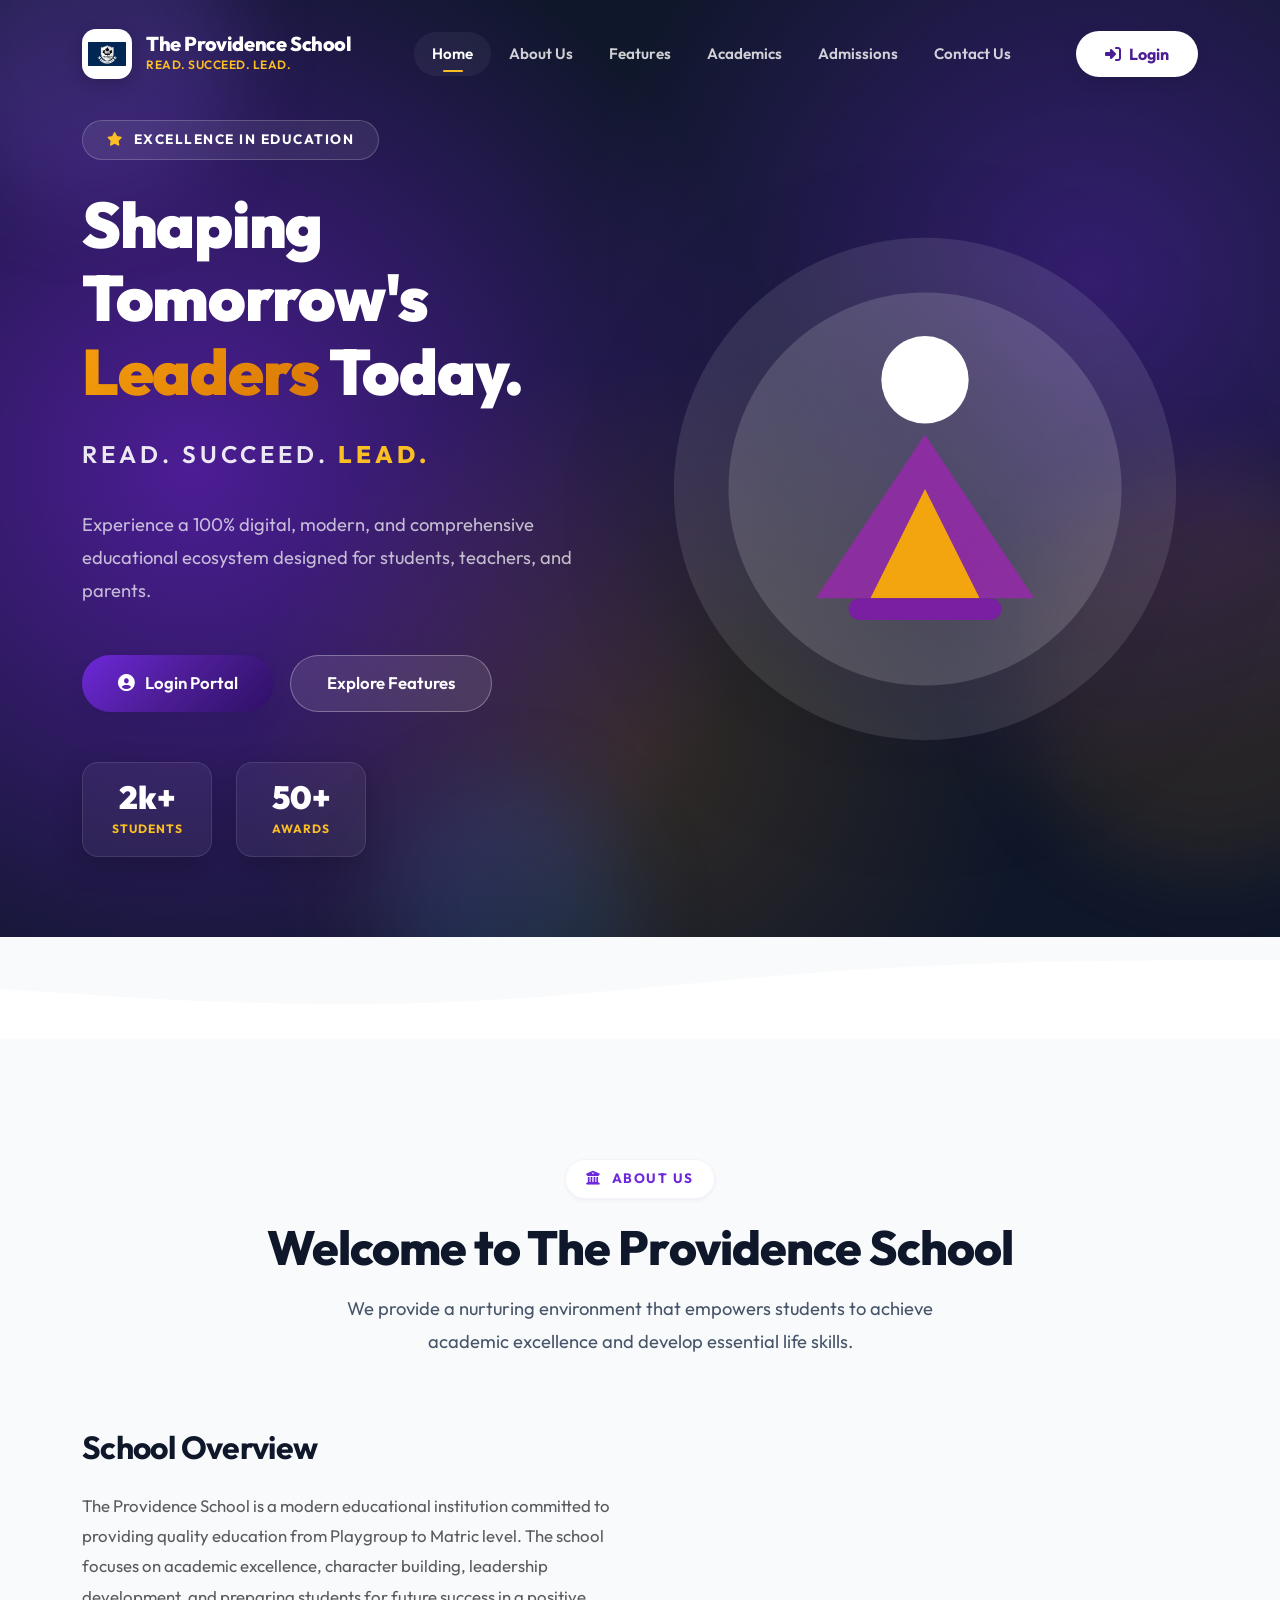
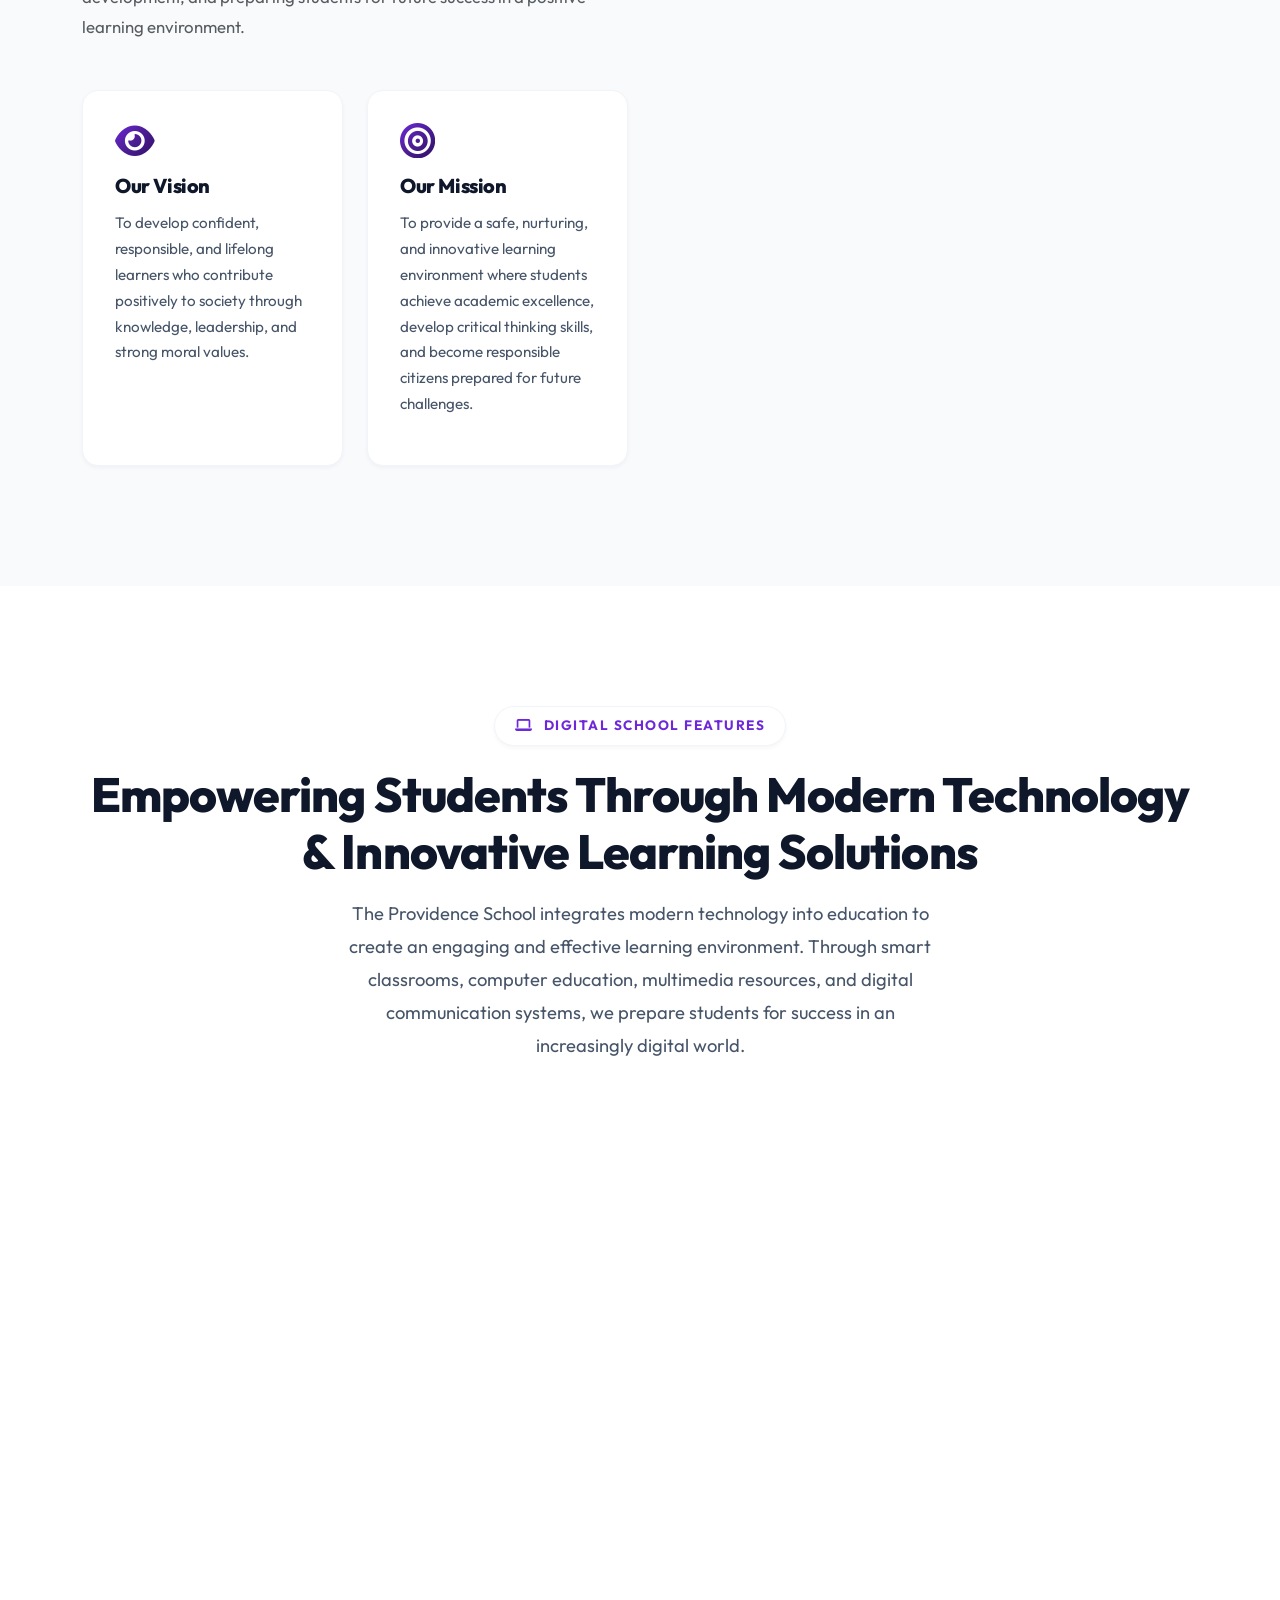
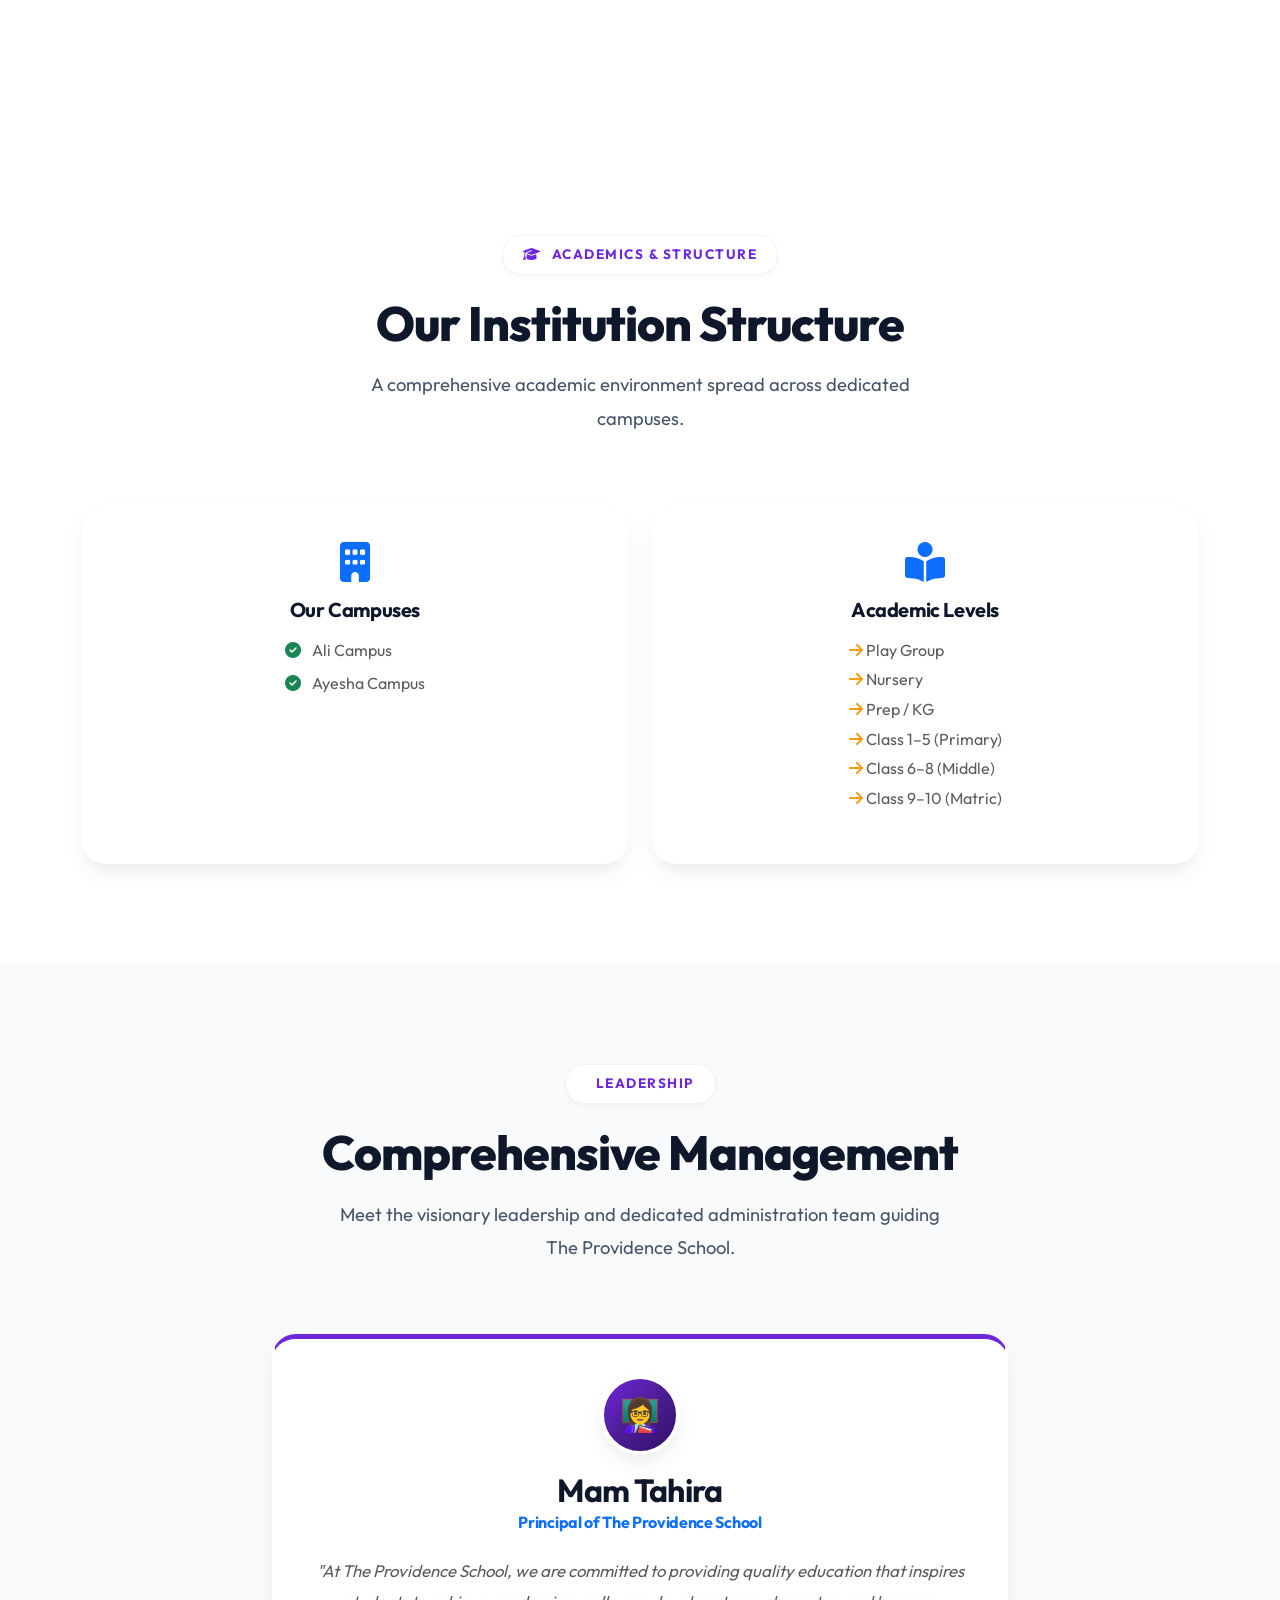
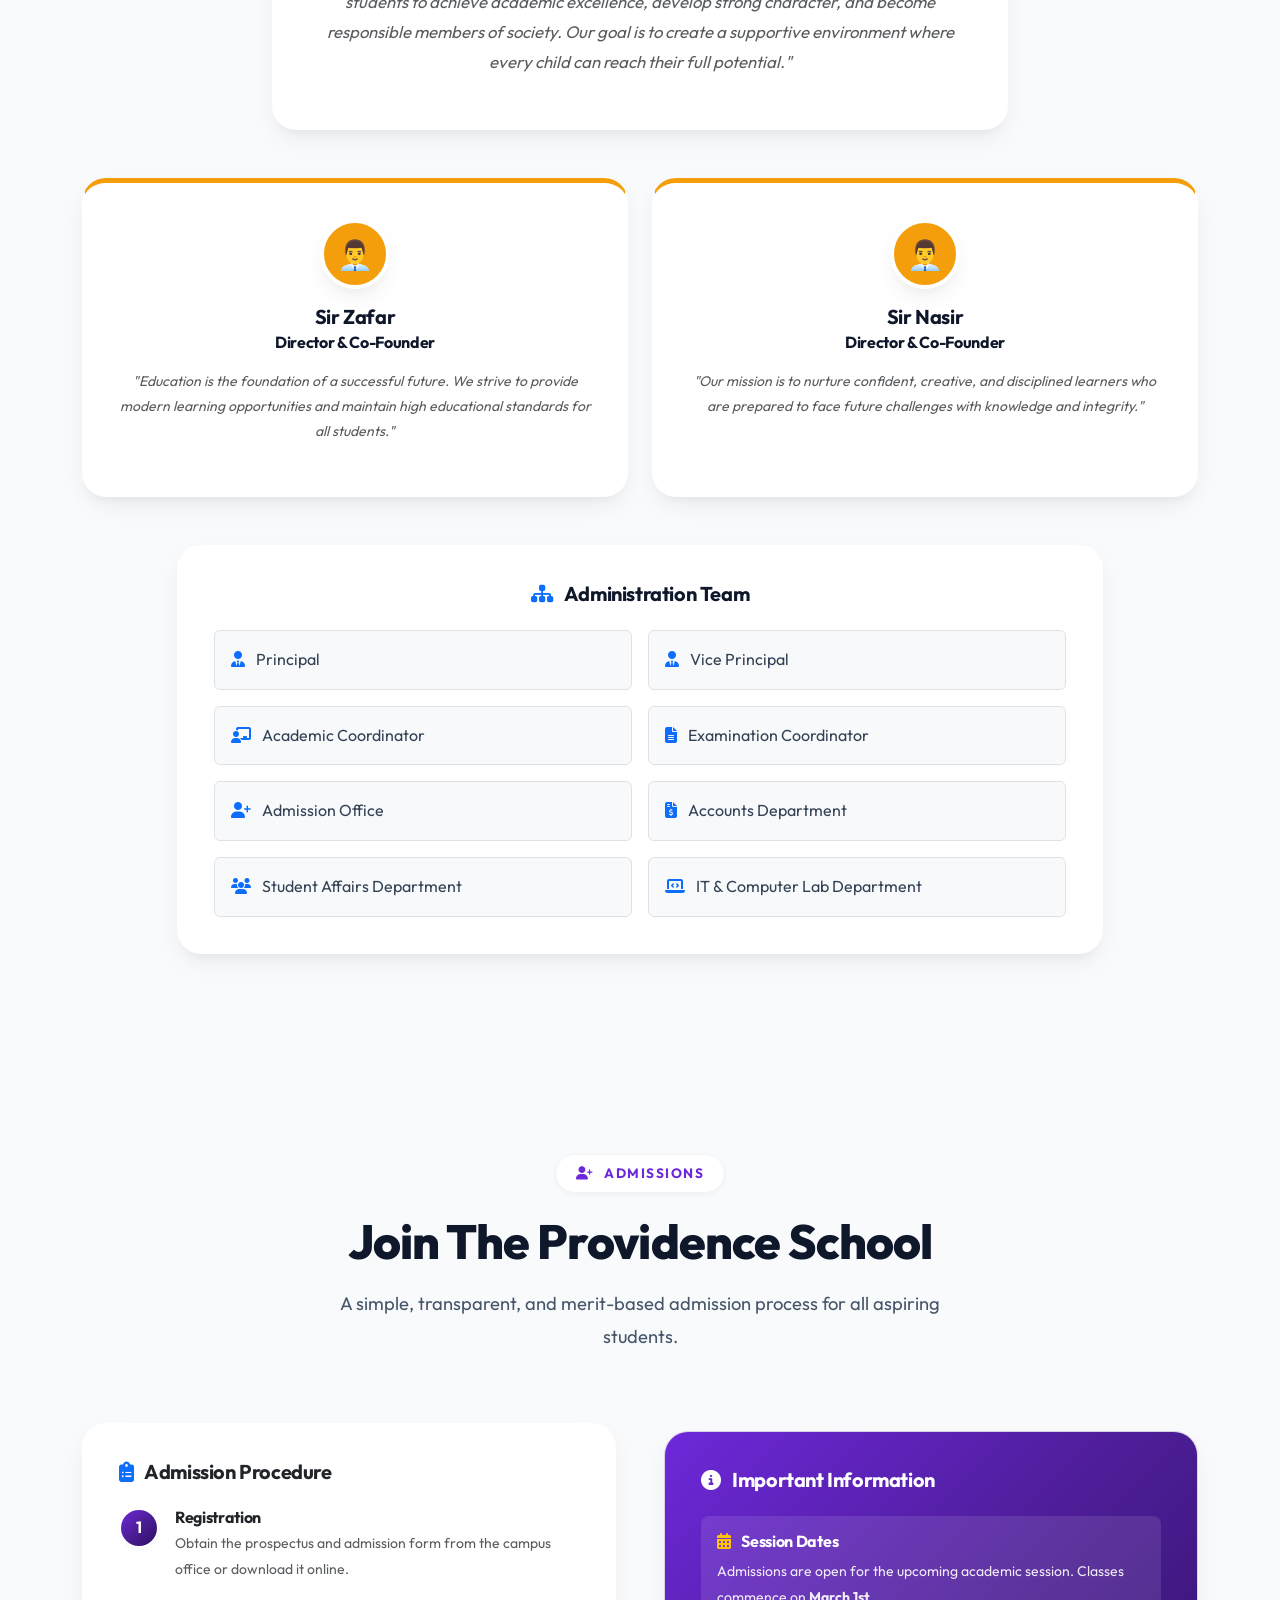
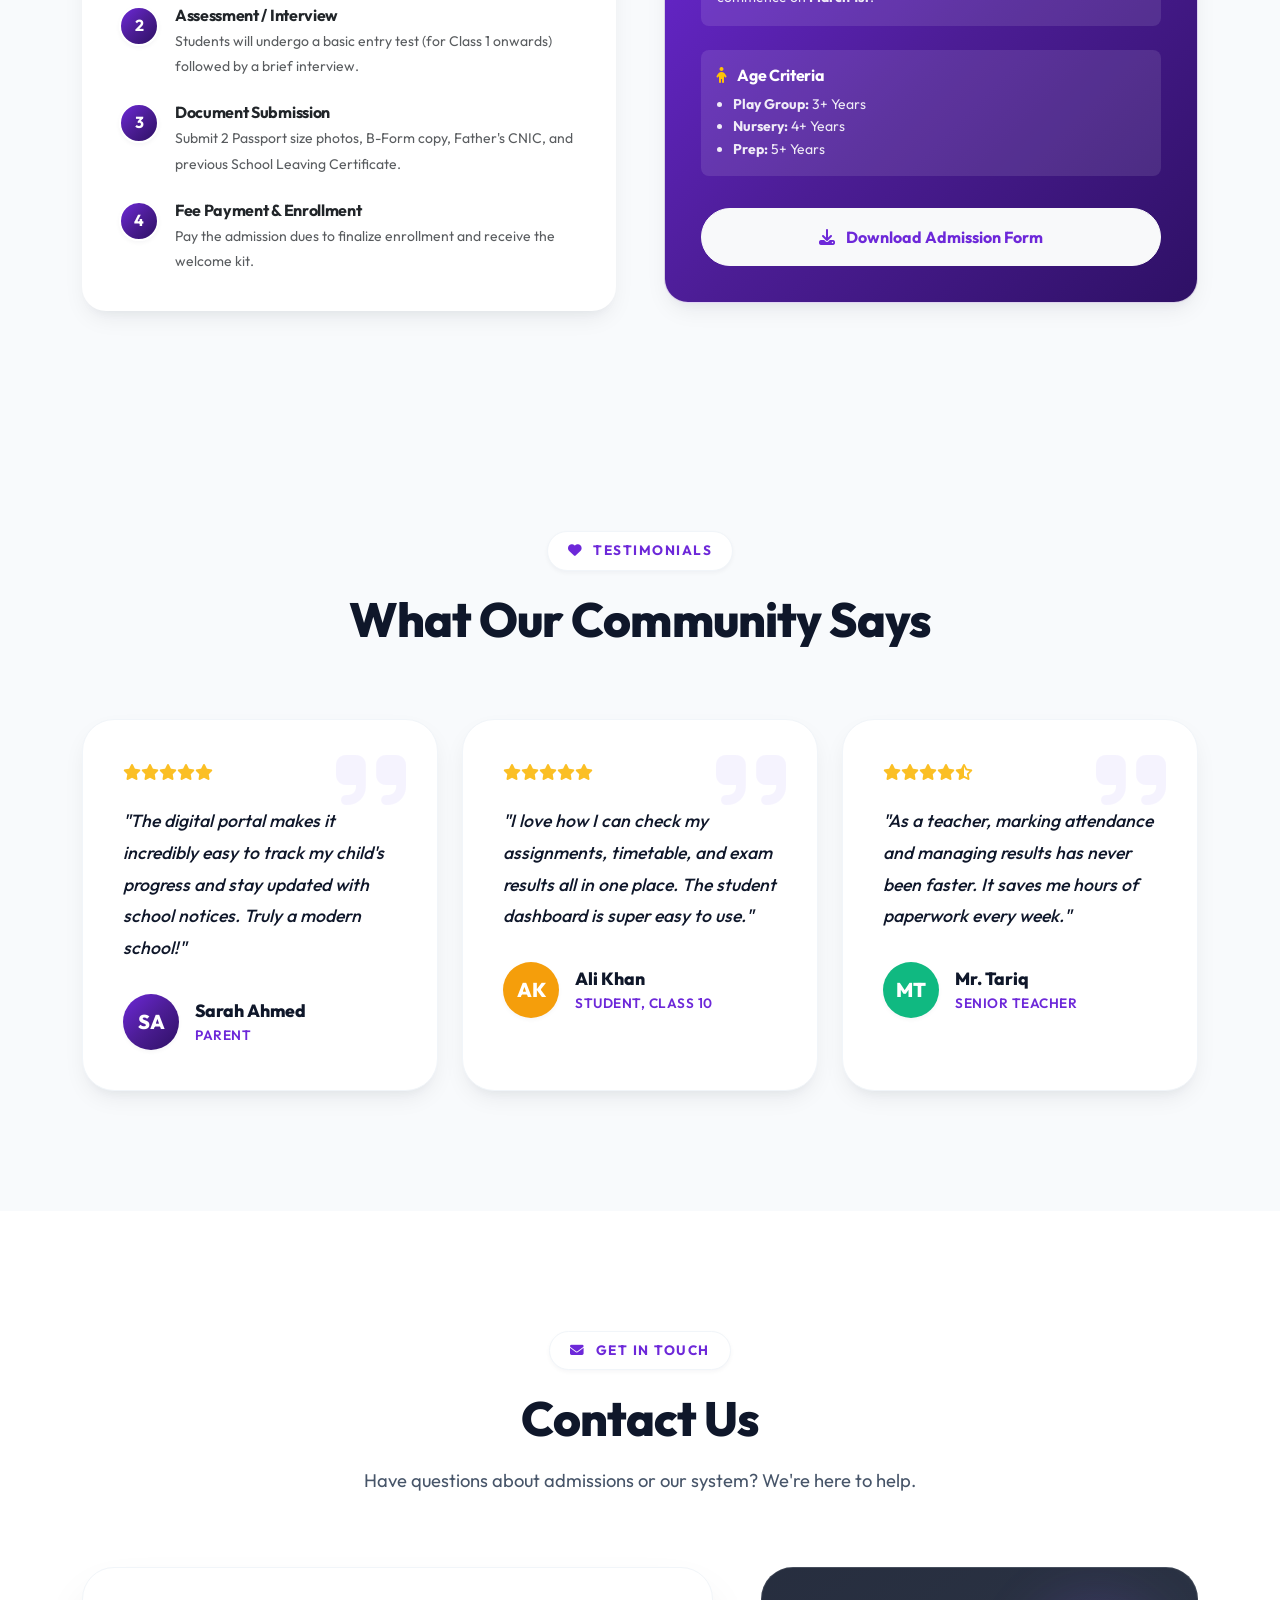
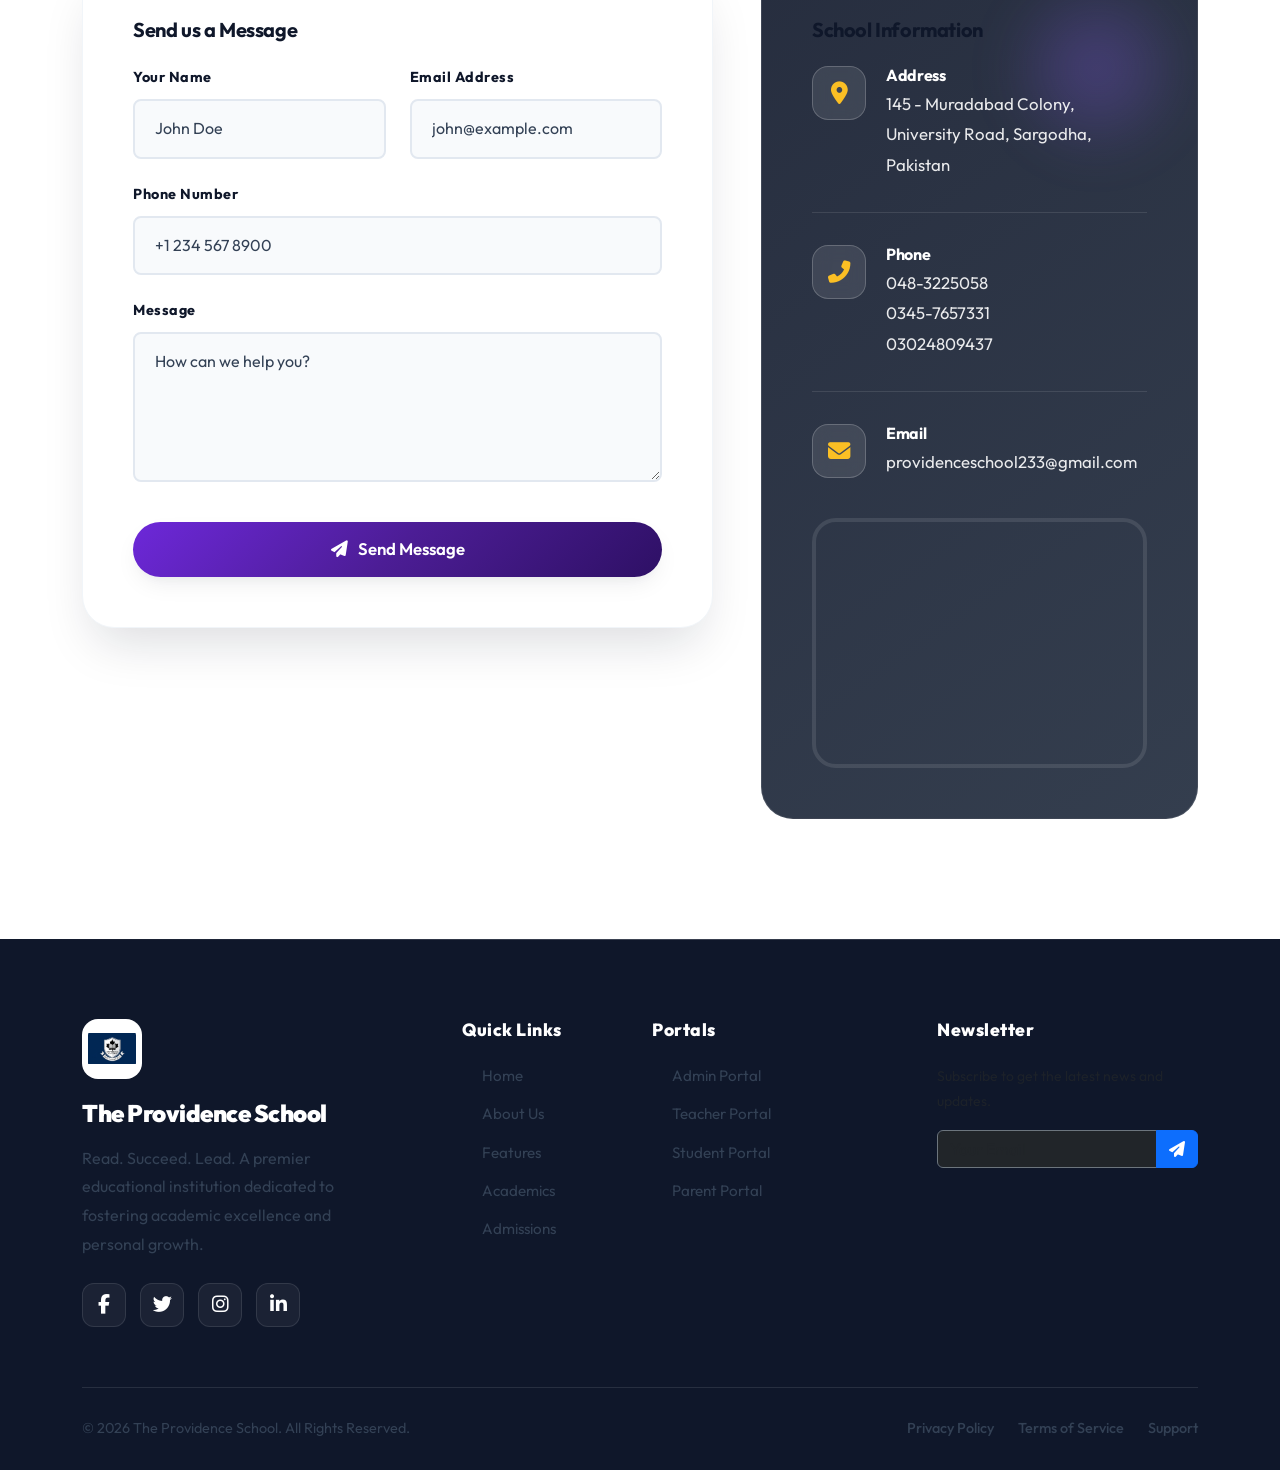
<file: index.html>
<!DOCTYPE html>
<html lang="en">
<head>
  <meta charset="UTF-8">
  <meta name="viewport" content="width=device-width, initial-scale=1.0">
  <title>The Providence School | Read. Succeed. Lead.</title>
  
  <!-- SEO Meta Tags -->
  <meta name="description" content="The Providence School Management System - Read. Succeed. Lead. A modern, digital approach to education management.">
  <meta name="keywords" content="school, education, providence school, school management system">
  
  <!-- Fonts & Icons -->
  <link rel="stylesheet" href="https://cdnjs.cloudflare.com/ajax/libs/font-awesome/6.4.0/css/all.min.css">
  
  <!-- Bootstrap 5 -->
  <link href="https://cdn.jsdelivr.net/npm/bootstrap@5.3.0/dist/css/bootstrap.min.css" rel="stylesheet">
  
  <!-- Custom CSS -->
  <link rel="stylesheet" href="assets/css/style.css">
  <link rel="stylesheet" href="assets/css/landing.css">
</head>
<body data-bs-spy="scroll" data-bs-target="#mainNav" tabindex="0">

  <!-- ── Navbar ── -->
  <nav id="mainNav" class="navbar navbar-expand-lg navbar-dark fixed-top">
    <div class="container">
      <a class="navbar-brand" href="#hero">
        <img src="assets/images/logo.png" alt="Providence School Logo" class="brand-logo" onerror="this.src='https://via.placeholder.com/46?text=PS'">
        <div>
          <div class="brand-name">The Providence School</div>
          <div class="brand-tagline">Read. Succeed. Lead.</div>
        </div>
      </a>
      <button class="navbar-toggler" type="button" data-bs-toggle="collapse" data-bs-target="#navbarCollapse">
        <span class="navbar-toggler-icon"></span>
      </button>
      <div class="collapse navbar-collapse" id="navbarCollapse">
        <ul class="navbar-nav mx-auto mb-2 mb-lg-0">
          <li class="nav-item"><a class="nav-link active" href="#hero">Home</a></li>
          <li class="nav-item"><a class="nav-link" href="#about">About Us</a></li>
          <li class="nav-item"><a class="nav-link" href="#features">Features</a></li>
          <li class="nav-item"><a class="nav-link" href="#academics">Academics</a></li>
          <li class="nav-item"><a class="nav-link" href="#admissions">Admissions</a></li>
          <li class="nav-item"><a class="nav-link" href="#contact">Contact Us</a></li>
        </ul>
        <div class="d-flex">
          <a href="login.html" class="btn nav-login-btn"><i class="fas fa-sign-in-alt me-2"></i>Login</a>
        </div>
      </div>
    </div>
  </nav>

  <!-- ── Hero Section ── -->
  <section id="hero">
    <div class="hero-particles">
      <div class="particle"></div>
      <div class="particle"></div>
      <div class="particle"></div>
      <div class="particle"></div>
      <div class="particle"></div>
    </div>
    <div class="container relative z-10">
      <div class="row align-items-center">
        <div class="col-lg-6 mb-5 mb-lg-0">
          <div class="hero-badge">
            <i class="fas fa-star"></i> Excellence in Education
          </div>
          <h1 class="hero-title">Shaping Tomorrow's <span>Leaders</span> Today.</h1>
          <p class="hero-tagline">READ. SUCCEED. <span>LEAD.</span></p>
          <p class="hero-desc">Experience a 100% digital, modern, and comprehensive educational ecosystem designed for students, teachers, and parents.</p>
          
          <div class="hero-btns">
            <a href="login.html" class="btn-primary-custom hero-btn-ripple">
              <i class="fas fa-user-circle"></i> Login Portal
            </a>
            <a href="#features" class="btn-glass hero-btn-ripple">
              Explore Features
            </a>
          </div>

          <div class="hero-stats-mini">
            <div class="hero-stat-item">
              <div class="stat-number">2k+</div>
              <div class="stat-label">Students</div>
            </div>
            <div class="hero-stat-item">
              <div class="stat-number">50+</div>
              <div class="stat-label">Awards</div>
            </div>
          </div>
        </div>
        
        <div class="col-lg-6">
          <div class="hero-illustration">
            <!-- Using an inline SVG for the hero illustration to ensure it looks good and loads fast -->
<svg class="hero-svg-wrapper" viewBox="0 0 500 500" xmlns="http://www.w3.org/2000/svg">
               <circle cx="250" cy="250" r="230" fill="rgba(255,255,255,0.1)" />
               <circle cx="250" cy="250" r="180" fill="rgba(255,255,255,0.15)" />
               <path d="M150 350 L250 200 L350 350 Z" fill="#9C27B0" opacity="0.8" />
               <path d="M200 350 L250 250 L300 350 Z" fill="#FFB300" opacity="0.9" />
               <circle cx="250" cy="150" r="40" fill="#FFFFFF" />
               <rect x="180" y="350" width="140" height="20" fill="#7B1FA2" rx="10" />
             </svg>
          </div>
        </div>
      </div>
    </div>
  </section>
  <div class="wave-divider">
    <svg xmlns="http://www.w3.org/2000/svg" viewBox="0 0 1440 120" preserveAspectRatio="none">
      <path fill="#ffffff" fill-opacity="1" d="M0,64L80,69.3C160,75,320,85,480,80C640,75,800,53,960,42.7C1120,32,1280,32,1360,32L1440,32L1440,120L1360,120C1280,120,1120,120,960,120C800,120,640,120,480,120C320,120,160,120,80,120L0,120Z"></path>
    </svg>
  </div>

  <!-- ── About Section ── -->
  <section id="about">
    <div class="container">
      <div class="section-header reveal">
        <div class="section-badge"><i class="fas fa-university"></i> About Us</div>
        <h2 class="section-title">Welcome to The Providence School</h2>
        <p class="section-subtitle">We provide a nurturing environment that empowers students to achieve academic excellence and develop essential life skills.</p>
      </div>

      <div class="row align-items-center">
        <div class="col-lg-6 mb-5 mb-lg-0 reveal-left">
          <h3 class="mb-4">School Overview</h3>
          <p class="text-muted mb-4">The Providence School is a modern educational institution committed to providing quality education from Playgroup to Matric level. The school focuses on academic excellence, character building, leadership development, and preparing students for future success in a positive learning environment.</p>
          <div class="row g-4 mt-2">
            <div class="col-sm-6">
              <div class="about-card">
                <i class="fas fa-eye"></i>
                <h5>Our Vision</h5>
                <p>To develop confident, responsible, and lifelong learners who contribute positively to society through knowledge, leadership, and strong moral values.</p>
              </div>
            </div>
            <div class="col-sm-6">
              <div class="about-card">
                <i class="fas fa-bullseye"></i>
                <h5>Our Mission</h5>
                <p>To provide a safe, nurturing, and innovative learning environment where students achieve academic excellence, develop critical thinking skills, and become responsible citizens prepared for future challenges.</p>
              </div>
            </div>
          </div>
        </div>
        <div class="col-lg-6 reveal-right">
          <div class="row g-4" data-stagger>
            <div class="col-6">
              <div class="stat-card-about">
                <i class="fas fa-user-graduate"></i>
                <div class="stat-num" data-target="2000" data-suffix="+">0</div>
                <div class="stat-lab">Students</div>
              </div>
            </div>
            <div class="col-6 mt-5">
              <div class="stat-card-about" style="background: var(--accent-dark);">
                <i class="fas fa-chalkboard-teacher"></i>
                <div class="stat-num" data-target="150" data-suffix="+">0</div>
                <div class="stat-lab">Teachers</div>
              </div>
            </div>
            <div class="col-6 mt-n5">
              <div class="stat-card-about" style="background: var(--warning);">
                <i class="fas fa-school"></i>
                <div class="stat-num" data-target="50" data-suffix="+">0</div>
                <div class="stat-lab">Classrooms</div>
              </div>
            </div>
            <div class="col-6">
              <div class="stat-card-about" style="background: var(--success);">
                <i class="fas fa-desktop"></i>
                <div class="stat-num" data-target="100" data-suffix="%">0</div>
                <div class="stat-lab">Digital</div>
              </div>
            </div>
          </div>
        </div>
      </div>
    </div>
  </section>

  <!-- ── Features Section ── -->
  <section id="features" style="padding-bottom: 40px;">
    <div class="container">
      <div class="section-header reveal" style="margin-bottom: 30px;">
        <div class="section-badge"><i class="fas fa-laptop"></i> Digital School Features</div>
        <h2 class="section-title">Empowering Students Through Modern Technology & Innovative Learning Solutions</h2>
        <p class="section-subtitle">The Providence School integrates modern technology into education to create an engaging and effective learning environment. Through smart classrooms, computer education, multimedia resources, and digital communication systems, we prepare students for success in an increasingly digital world.</p>
      </div>

      <div class="row g-4 justify-content-center" data-stagger>
        <div class="col-lg-4 col-md-6">
          <div class="feature-card h-100 text-center">
            <div class="feature-icon mx-auto"><i class="fas fa-desktop"></i></div>
            <h5 class="mt-3 mb-2 fw-bold text-dark">Computer Education</h5>
            <p class="text-muted">Hands-on computer training and digital skills development.</p>
          </div>
        </div>
        <div class="col-lg-4 col-md-6">
          <div class="feature-card h-100 text-center">
            <div class="feature-icon mx-auto"><i class="fas fa-chalkboard-teacher"></i></div>
            <h5 class="mt-3 mb-2 fw-bold text-dark">Smart Learning</h5>
            <p class="text-muted">Interactive classrooms with modern teaching tools.</p>
          </div>
        </div>
        <div class="col-lg-4 col-md-6">
          <div class="feature-card h-100 text-center">
            <div class="feature-icon mx-auto"><i class="fas fa-globe"></i></div>
            <h5 class="mt-3 mb-2 fw-bold text-dark">Online Resources</h5>
            <p class="text-muted">Access to educational content and digital materials.</p>
          </div>
        </div>
        <div class="col-lg-4 col-md-6">
          <div class="feature-card h-100 text-center">
            <div class="feature-icon mx-auto"><i class="fas fa-chart-line"></i></div>
            <h5 class="mt-3 mb-2 fw-bold text-dark">Progress Monitoring</h5>
            <p class="text-muted">Regular academic tracking and performance analysis.</p>
          </div>
        </div>
        <div class="col-lg-4 col-md-6">
          <div class="feature-card h-100 text-center">
            <div class="feature-icon mx-auto"><i class="fas fa-mobile-alt"></i></div>
            <h5 class="mt-3 mb-2 fw-bold text-dark">Parent Connectivity</h5>
            <p class="text-muted">Efficient communication between school and parents.</p>
          </div>
        </div>
        <div class="col-lg-4 col-md-6">
          <div class="feature-card h-100 text-center">
            <div class="feature-icon mx-auto"><i class="fas fa-photo-video"></i></div>
            <h5 class="mt-3 mb-2 fw-bold text-dark">Multimedia Education</h5>
            <p class="text-muted">Learning through videos, presentations, and interactive content.</p>
          </div>
        </div>
      </div>
    </div>
  </section>

  <!-- ── Academics, Campuses & Management Section ── -->
  <section id="academics" style="padding: 100px 0; background: white;">
    <div class="container">
      <div class="section-header reveal">
        <div class="section-badge"><i class="fas fa-graduation-cap"></i> Academics & Structure</div>
        <h2 class="section-title">Our Institution Structure</h2>
        <p class="section-subtitle">A comprehensive academic environment spread across dedicated campuses.</p>
      </div>

      <div class="row g-4 justify-content-center reveal">
        <!-- Campuses -->
        <div class="col-md-6">
          <div class="card-premium h-100 text-center">
            <i class="fas fa-building text-primary mb-3" style="font-size: 2.5rem;"></i>
            <h4 class="mb-3">Our Campuses</h4>
            <ul class="list-unstyled text-muted" style="display: inline-block; text-align: left;">
              <li class="mb-2"><i class="fas fa-check-circle text-success me-2"></i> Ali Campus</li>
              <li><i class="fas fa-check-circle text-success me-2"></i> Ayesha Campus</li>
            </ul>
          </div>
        </div>
        <!-- Academic Levels -->
        <div class="col-md-6">
          <div class="card-premium h-100 text-center">
            <i class="fas fa-book-reader text-primary mb-3" style="font-size: 2.5rem;"></i>
            <h4 class="mb-3">Academic Levels</h4>
            <ul class="list-unstyled text-muted text-start" style="display: inline-block;">
              <li class="mb-1"><i class="fas fa-arrow-right" style="color: var(--accent);"></i> Play Group</li>
              <li class="mb-1"><i class="fas fa-arrow-right" style="color: var(--accent);"></i> Nursery</li>
              <li class="mb-1"><i class="fas fa-arrow-right" style="color: var(--accent);"></i> Prep / KG</li>
              <li class="mb-1"><i class="fas fa-arrow-right" style="color: var(--accent);"></i> Class 1–5 (Primary)</li>
              <li class="mb-1"><i class="fas fa-arrow-right" style="color: var(--accent);"></i> Class 6–8 (Middle)</li>
              <li><i class="fas fa-arrow-right" style="color: var(--accent);"></i> Class 9–10 (Matric)</li>
            </ul>
          </div>
        </div>
      </div>
    </div>
  </section>

  <!-- ── Leadership Section ── -->
  <section id="leadership" style="padding: 100px 0; background: var(--light);">
    <div class="container">
      <div class="section-header reveal">
        <div class="section-badge"><i class="fas fa-users-tie"></i> Leadership</div>
        <h2 class="section-title">Comprehensive Management</h2>
        <p class="section-subtitle">Meet the visionary leadership and dedicated administration team guiding The Providence School.</p>
      </div>

      <!-- Principal -->
      <div class="row justify-content-center mb-5 reveal">
        <div class="col-lg-8">
          <div class="card-premium text-center" style="border-top: 5px solid var(--primary);">
            <div class="avatar-lg mx-auto mb-3 text-white" style="width: 80px; height: 80px; border-radius: 50%; background: var(--grad-primary); display: flex; align-items: center; justify-content: center; font-size: 2rem;">👩‍🏫</div>
            <h3 class="mb-1">Mam Tahira</h3>
            <h6 class="text-primary mb-4">Principal of The Providence School</h6>
            <p class="text-muted fst-italic">"At The Providence School, we are committed to providing quality education that inspires students to achieve academic excellence, develop strong character, and become responsible members of society. Our goal is to create a supportive environment where every child can reach their full potential."</p>
          </div>
        </div>
      </div>

      <!-- Directors -->
      <div class="row g-4 justify-content-center mb-5 reveal">
        <div class="col-lg-6">
          <div class="card-premium h-100 text-center" style="border-top: 5px solid var(--accent);">
            <div class="avatar-lg mx-auto mb-3 text-white" style="width: 70px; height: 70px; border-radius: 50%; background: var(--accent); display: flex; align-items: center; justify-content: center; font-size: 1.8rem;">👨‍💼</div>
            <h4 class="mb-1">Sir Zafar</h4>
            <h6 class="text-accent mb-3">Director & Co-Founder</h6>
            <p class="text-muted small fst-italic">"Education is the foundation of a successful future. We strive to provide modern learning opportunities and maintain high educational standards for all students."</p>
          </div>
        </div>
        <div class="col-lg-6">
          <div class="card-premium h-100 text-center" style="border-top: 5px solid var(--accent);">
            <div class="avatar-lg mx-auto mb-3 text-white" style="width: 70px; height: 70px; border-radius: 50%; background: var(--accent); display: flex; align-items: center; justify-content: center; font-size: 1.8rem;">👨‍💼</div>
            <h4 class="mb-1">Sir Nasir</h4>
            <h6 class="text-accent mb-3">Director & Co-Founder</h6>
            <p class="text-muted small fst-italic">"Our mission is to nurture confident, creative, and disciplined learners who are prepared to face future challenges with knowledge and integrity."</p>
          </div>
        </div>
      </div>

      <!-- Administration Team -->
      <div class="row justify-content-center reveal">
        <div class="col-lg-10">
          <div class="card-premium bg-white">
            <h4 class="text-center mb-4"><i class="fas fa-sitemap text-primary me-2"></i> Administration Team</h4>
            <div class="row g-3">
              <div class="col-md-6"><div class="p-3 border rounded bg-light"><i class="fas fa-user-tie text-primary me-2"></i> Principal</div></div>
              <div class="col-md-6"><div class="p-3 border rounded bg-light"><i class="fas fa-user-tie text-primary me-2"></i> Vice Principal</div></div>
              <div class="col-md-6"><div class="p-3 border rounded bg-light"><i class="fas fa-chalkboard-teacher text-primary me-2"></i> Academic Coordinator</div></div>
              <div class="col-md-6"><div class="p-3 border rounded bg-light"><i class="fas fa-file-alt text-primary me-2"></i> Examination Coordinator</div></div>
              <div class="col-md-6"><div class="p-3 border rounded bg-light"><i class="fas fa-user-plus text-primary me-2"></i> Admission Office</div></div>
              <div class="col-md-6"><div class="p-3 border rounded bg-light"><i class="fas fa-file-invoice-dollar text-primary me-2"></i> Accounts Department</div></div>
              <div class="col-md-6"><div class="p-3 border rounded bg-light"><i class="fas fa-users text-primary me-2"></i> Student Affairs Department</div></div>
              <div class="col-md-6"><div class="p-3 border rounded bg-light"><i class="fas fa-laptop-code text-primary me-2"></i> IT & Computer Lab Department</div></div>
            </div>
          </div>
        </div>
      </div>
    </div>
  </section>

  <!-- ── Admissions Section ── -->
  <section id="admissions" style="padding: 100px 0; background: var(--off-white);">
    <div class="container">
      <div class="section-header reveal">
        <div class="section-badge"><i class="fas fa-user-plus"></i> Admissions</div>
        <h2 class="section-title">Join The Providence School</h2>
        <p class="section-subtitle">A simple, transparent, and merit-based admission process for all aspiring students.</p>
      </div>

      <div class="row g-5 align-items-center">
        <div class="col-lg-6 reveal-left">
          <div class="card-premium">
            <h4 class="mb-4 text-dark"><i class="fas fa-clipboard-list text-primary me-2"></i> Admission Procedure</h4>
            
            <div class="d-flex mb-4">
              <div class="me-3">
                <div class="avatar-sm text-white" style="width: 40px; height: 40px; border-radius: 50%; background: var(--grad-primary); display: flex; align-items: center; justify-content: center; font-weight: bold;">1</div>
              </div>
              <div>
                <h6 class="mb-1 fw-bold text-dark">Registration</h6>
                <p class="text-muted small mb-0">Obtain the prospectus and admission form from the campus office or download it online.</p>
              </div>
            </div>
            
            <div class="d-flex mb-4">
              <div class="me-3">
                <div class="avatar-sm text-white" style="width: 40px; height: 40px; border-radius: 50%; background: var(--grad-primary); display: flex; align-items: center; justify-content: center; font-weight: bold;">2</div>
              </div>
              <div>
                <h6 class="mb-1 fw-bold text-dark">Assessment / Interview</h6>
                <p class="text-muted small mb-0">Students will undergo a basic entry test (for Class 1 onwards) followed by a brief interview.</p>
              </div>
            </div>
            
            <div class="d-flex mb-4">
              <div class="me-3">
                <div class="avatar-sm text-white" style="width: 40px; height: 40px; border-radius: 50%; background: var(--grad-primary); display: flex; align-items: center; justify-content: center; font-weight: bold;">3</div>
              </div>
              <div>
                <h6 class="mb-1 fw-bold text-dark">Document Submission</h6>
                <p class="text-muted small mb-0">Submit 2 Passport size photos, B-Form copy, Father's CNIC, and previous School Leaving Certificate.</p>
              </div>
            </div>

            <div class="d-flex">
              <div class="me-3">
                <div class="avatar-sm text-white" style="width: 40px; height: 40px; border-radius: 50%; background: var(--grad-primary); display: flex; align-items: center; justify-content: center; font-weight: bold;">4</div>
              </div>
              <div>
                <h6 class="mb-1 fw-bold text-dark">Fee Payment & Enrollment</h6>
                <p class="text-muted small mb-0">Pay the admission dues to finalize enrollment and receive the welcome kit.</p>
              </div>
            </div>
          </div>
        </div>

        <div class="col-lg-6 reveal-right">
          <div class="card-premium h-100" style="background: var(--grad-primary); color: white;">
            <h4 class="mb-4 text-white"><i class="fas fa-info-circle me-2"></i> Important Information</h4>
            
            <div class="mb-4 p-3" style="background: rgba(255,255,255,0.1); border-radius: var(--radius-sm);">
              <h6 class="text-white fw-bold mb-2"><i class="fas fa-calendar-alt text-warning me-2"></i> Session Dates</h6>
              <p class="mb-0 text-white-soft small">Admissions are open for the upcoming academic session. Classes commence on <strong>March 1st</strong>.</p>
            </div>
            
            <div class="mb-4 p-3" style="background: rgba(255,255,255,0.1); border-radius: var(--radius-sm);">
              <h6 class="text-white fw-bold mb-2"><i class="fas fa-child text-warning me-2"></i> Age Criteria</h6>
              <ul class="mb-0 text-white-soft small ps-3">
                <li><strong>Play Group:</strong> 3+ Years</li>
                <li><strong>Nursery:</strong> 4+ Years</li>
                <li><strong>Prep:</strong> 5+ Years</li>
              </ul>
            </div>

            <div class="text-center mt-4 pt-2">
              <a href="#contact" class="btn btn-light w-100 fw-bold py-3" style="color: var(--primary); border-radius: var(--radius-full);">
                <i class="fas fa-download me-2"></i> Download Admission Form
              </a>
            </div>
          </div>
        </div>
      </div>
    </div>
  </section>

  <!-- ── Testimonials Section ── -->
  <section id="testimonials">
    <div class="container">
      <div class="section-header reveal">
        <div class="section-badge"><i class="fas fa-heart"></i> Testimonials</div>
        <h2 class="section-title">What Our Community Says</h2>
      </div>

      <div class="row g-4 reveal">
        <div class="col-md-6 col-lg-4">
          <div class="testimonial-card">
            <i class="fas fa-quote-right quote-icon"></i>
            <div class="stars">
              <i class="fas fa-star"></i><i class="fas fa-star"></i><i class="fas fa-star"></i><i class="fas fa-star"></i><i class="fas fa-star"></i>
            </div>
            <p class="review-text">"The digital portal makes it incredibly easy to track my child's progress and stay updated with school notices. Truly a modern school!"</p>
            <div class="reviewer">
              <div class="reviewer-avatar">SA</div>
              <div>
                <div class="reviewer-name">Sarah Ahmed</div>
                <div class="reviewer-role">Parent</div>
              </div>
            </div>
          </div>
        </div>
        <div class="col-md-6 col-lg-4">
          <div class="testimonial-card">
            <i class="fas fa-quote-right quote-icon"></i>
            <div class="stars">
              <i class="fas fa-star"></i><i class="fas fa-star"></i><i class="fas fa-star"></i><i class="fas fa-star"></i><i class="fas fa-star"></i>
            </div>
            <p class="review-text">"I love how I can check my assignments, timetable, and exam results all in one place. The student dashboard is super easy to use."</p>
            <div class="reviewer">
              <div class="reviewer-avatar" style="background: var(--accent);">AK</div>
              <div>
                <div class="reviewer-name">Ali Khan</div>
                <div class="reviewer-role">Student, Class 10</div>
              </div>
            </div>
          </div>
        </div>
        <div class="col-md-6 col-lg-4 d-none d-lg-block">
          <div class="testimonial-card">
            <i class="fas fa-quote-right quote-icon"></i>
            <div class="stars">
              <i class="fas fa-star"></i><i class="fas fa-star"></i><i class="fas fa-star"></i><i class="fas fa-star"></i><i class="fas fa-star-half-alt"></i>
            </div>
            <p class="review-text">"As a teacher, marking attendance and managing results has never been faster. It saves me hours of paperwork every week."</p>
            <div class="reviewer">
              <div class="reviewer-avatar" style="background: var(--success);">MT</div>
              <div>
                <div class="reviewer-name">Mr. Tariq</div>
                <div class="reviewer-role">Senior Teacher</div>
              </div>
            </div>
          </div>
        </div>
      </div>
    </div>
  </section>

  <!-- ── Contact Section ── -->
  <section id="contact">
    <div class="container">
      <div class="section-header reveal">
        <div class="section-badge"><i class="fas fa-envelope"></i> Get In Touch</div>
        <h2 class="section-title">Contact Us</h2>
        <p class="section-subtitle">Have questions about admissions or our system? We're here to help.</p>
      </div>

      <div class="row g-5">
        <div class="col-lg-7 reveal-left">
          <div class="contact-form-card">
            <h4 class="mb-4">Send us a Message</h4>
            <form id="contactForm">
              <div class="row">
                <div class="col-md-6 form-group-custom">
                  <label class="form-label-custom">Your Name</label>
                  <input type="text" class="form-input-custom" placeholder="John Doe" required>
                </div>
                <div class="col-md-6 form-group-custom">
                  <label class="form-label-custom">Email Address</label>
                  <input type="email" class="form-input-custom" placeholder="john@example.com" required>
                </div>
              </div>
              <div class="form-group-custom">
                <label class="form-label-custom">Phone Number</label>
                <input type="tel" class="form-input-custom" placeholder="+1 234 567 8900">
              </div>
              <div class="form-group-custom">
                <label class="form-label-custom">Message</label>
                <textarea class="form-input-custom" placeholder="How can we help you?" required></textarea>
              </div>
              <button type="submit" class="btn-primary-custom w-100 mt-2">
                <i class="fas fa-paper-plane"></i> Send Message
              </button>
            </form>
          </div>
        </div>
        <div class="col-lg-5 reveal-right">
          <div class="contact-info-card">
            <h4 class="mb-4">School Information</h4>
            <div class="contact-info-item">
              <div class="contact-info-icon"><i class="fas fa-map-marker-alt"></i></div>
              <div>
                <h6 class="mb-1 text-white">Address</h6>
                <p class="mb-0 text-white-soft">145 - Muradabad Colony,<br>University Road, Sargodha, Pakistan</p>
              </div>
            </div>
            <div class="contact-info-item">
              <div class="contact-info-icon"><i class="fas fa-phone-alt"></i></div>
              <div>
                <h6 class="mb-1 text-white">Phone</h6>
                <p class="mb-0 text-white-soft">048-3225058<br>0345-7657331<br>03024809437</p>
              </div>
            </div>
            <div class="contact-info-item border-0 pb-0">
              <div class="contact-info-icon"><i class="fas fa-envelope"></i></div>
              <div>
                <h6 class="mb-1 text-white">Email</h6>
                <p class="mb-0 text-white-soft">providenceschool233@gmail.com</p>
              </div>
            </div>
            
            <div class="map-container">
              <!-- Google Map for The Providence School -->
              <iframe src="https://maps.google.com/maps?q=145%20Muradabad%20Colony,%20University%20Road,%20Sargodha,%20Pakistan&t=&z=15&ie=UTF8&iwloc=&output=embed" allowfullscreen="" loading="lazy" style="border:0; width:100%; height:100%;"></iframe>
            </div>
          </div>
        </div>
      </div>
    </div>
  </section>

  <!-- ── Footer ── -->
  <footer id="footer">
    <div class="container">
      <div class="row g-4">
        <div class="col-lg-4 col-md-6 footer-brand">
          <img src="assets/images/logo.png" alt="Logo" class="brand-logo-footer" onerror="this.src='https://via.placeholder.com/52?text=PS'">
          <h4>The Providence School</h4>
          <p>Read. Succeed. Lead. A premier educational institution dedicated to fostering academic excellence and personal growth.</p>
          <div class="social-links">
            <a href="#" class="social-link"><i class="fab fa-facebook-f"></i></a>
            <a href="#" class="social-link"><i class="fab fa-twitter"></i></a>
            <a href="#" class="social-link"><i class="fab fa-instagram"></i></a>
            <a href="#" class="social-link"><i class="fab fa-linkedin-in"></i></a>
          </div>
        </div>
        <div class="col-lg-2 col-md-6">
          <h5 class="footer-heading">Quick Links</h5>
          <ul class="footer-links">
            <li><a href="#hero">Home</a></li>
            <li><a href="#about">About Us</a></li>
            <li><a href="#features">Features</a></li>
            <li><a href="#academics">Academics</a></li>
            <li><a href="#admissions">Admissions</a></li>
          </ul>
        </div>
        <div class="col-lg-3 col-md-6">
          <h5 class="footer-heading">Portals</h5>
          <ul class="footer-links">
            <li><a href="login.html">Admin Portal</a></li>
            <li><a href="login.html">Teacher Portal</a></li>
            <li><a href="login.html">Student Portal</a></li>
            <li><a href="login.html">Parent Portal</a></li>
          </ul>
        </div>
        <div class="col-lg-3 col-md-6">
          <h5 class="footer-heading">Newsletter</h5>
          <p class="text-muted" style="font-size: 0.875rem;">Subscribe to get the latest news and updates.</p>
          <div class="input-group mt-3">
            <input type="email" class="form-control bg-dark border-secondary text-light" placeholder="Your Email">
            <button class="btn btn-primary" type="button"><i class="fas fa-paper-plane"></i></button>
          </div>
        </div>
      </div>
      
      <div class="footer-bottom">
        <p>&copy; 2026 The Providence School. All Rights Reserved.</p>
        <div class="footer-bottom-links">
          <a href="#">Privacy Policy</a>
          <a href="#">Terms of Service</a>
          <a href="#">Support</a>
        </div>
      </div>
    </div>
  </footer>

  <!-- Scripts -->
  <script src="https://cdn.jsdelivr.net/npm/bootstrap@5.3.0/dist/js/bootstrap.bundle.min.js"></script>
  <script src="assets/js/main.js"></script>
  <script src="assets/js/landing.js"></script>
</body>
</html>
</file>
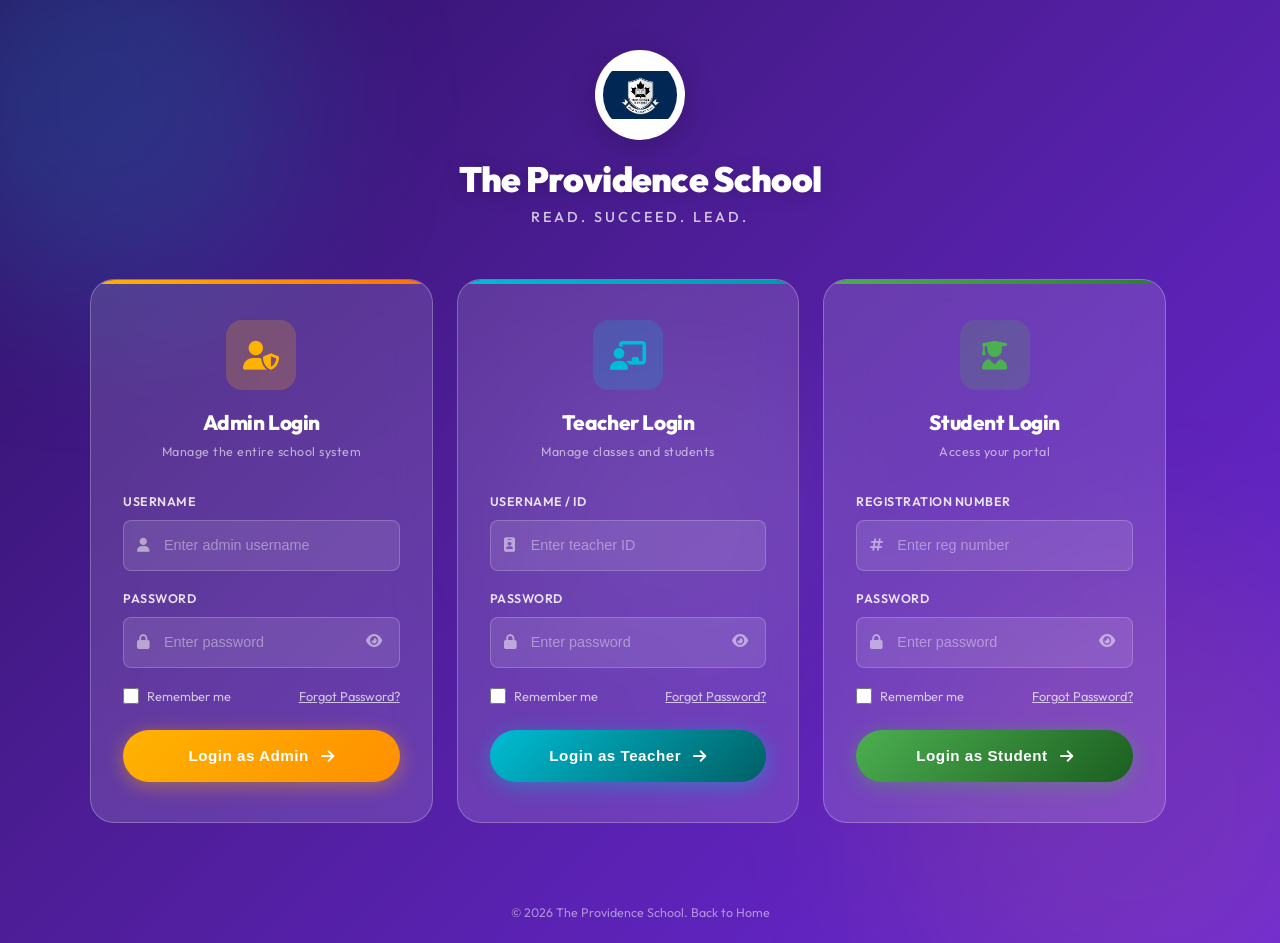
<file: login.html>
<!DOCTYPE html>
<html lang="en">
<head>
  <meta charset="UTF-8">
  <meta name="viewport" content="width=device-width, initial-scale=1.0">
  <title>Login | The Providence School</title>
  
  <link rel="stylesheet" href="https://cdnjs.cloudflare.com/ajax/libs/font-awesome/6.4.0/css/all.min.css">
  <link href="https://cdn.jsdelivr.net/npm/bootstrap@5.3.0/dist/css/bootstrap.min.css" rel="stylesheet">
  
  <link rel="stylesheet" href="assets/css/style.css">
  <link rel="stylesheet" href="assets/css/login.css">
</head>
<body class="login-page">

  <!-- Background Animated Blobs -->
  <div class="login-bg-blob blob-1"></div>
  <div class="login-bg-blob blob-2"></div>
  <div class="login-bg-blob blob-3"></div>

  <!-- Header -->
  <header class="login-header">
    <a href="index.html">
      <img src="assets/images/logo.png" alt="Logo" class="login-logo" onerror="this.src='https://via.placeholder.com/90?text=PS'">
    </a>
    <h1 class="login-school-name">The Providence School</h1>
    <div class="login-tagline">Read. Succeed. Lead.</div>
  </header>

  <!-- Login Cards -->
  <section class="login-cards-section container">
    <div class="row w-100 justify-content-center g-4">
      
      <!-- Admin Login -->
      <div class="col-lg-4 col-md-6">
        <div class="login-card admin-card">
          <div class="card-icon-wrap">
            <i class="fas fa-user-shield"></i>
          </div>
          <h2 class="card-title">Admin Login</h2>
          <p class="card-subtitle">Manage the entire school system</p>
          
          <form class="login-form" data-role="admin">
            <div class="login-form-group">
              <label class="login-label">Username</label>
              <div class="login-input-wrap">
                <i class="fas fa-user login-input-icon"></i>
                <input type="text" class="login-input" placeholder="Enter admin username" required>
              </div>
            </div>
            
            <div class="login-form-group">
              <label class="login-label">Password</label>
              <div class="login-input-wrap">
                <i class="fas fa-lock login-input-icon"></i>
                <input type="password" class="login-input" placeholder="Enter password" required>
                <button type="button" class="toggle-pw" aria-label="Toggle Password Visibility"><i class="fas fa-eye"></i></button>
              </div>
            </div>
            
            <div class="login-options">
              <label class="remember-check">
                <input type="checkbox">
                <span>Remember me</span>
              </label>
              <a href="#" class="forgot-link">Forgot Password?</a>
            </div>
            
            <button type="submit" class="login-btn">
              Login as Admin <i class="fas fa-arrow-right ms-1"></i>
            </button>
          </form>
        </div>
      </div>

      <!-- Teacher Login -->
      <div class="col-lg-4 col-md-6">
        <div class="login-card teacher-card">
          <div class="card-icon-wrap">
            <i class="fas fa-chalkboard-teacher"></i>
          </div>
          <h2 class="card-title">Teacher Login</h2>
          <p class="card-subtitle">Manage classes and students</p>
          
          <form class="login-form" data-role="teacher">
            <div class="login-form-group">
              <label class="login-label">Username / ID</label>
              <div class="login-input-wrap">
                <i class="fas fa-id-badge login-input-icon"></i>
                <input type="text" class="login-input" placeholder="Enter teacher ID" required>
              </div>
            </div>
            
            <div class="login-form-group">
              <label class="login-label">Password</label>
              <div class="login-input-wrap">
                <i class="fas fa-lock login-input-icon"></i>
                <input type="password" class="login-input" placeholder="Enter password" required>
                <button type="button" class="toggle-pw" aria-label="Toggle Password Visibility"><i class="fas fa-eye"></i></button>
              </div>
            </div>
            
            <div class="login-options">
              <label class="remember-check">
                <input type="checkbox">
                <span>Remember me</span>
              </label>
              <a href="#" class="forgot-link">Forgot Password?</a>
            </div>
            
            <button type="submit" class="login-btn">
              Login as Teacher <i class="fas fa-arrow-right ms-1"></i>
            </button>
          </form>
        </div>
      </div>

      <!-- Student Login -->
      <div class="col-lg-4 col-md-6">
        <div class="login-card student-card">
          <div class="card-icon-wrap">
            <i class="fas fa-user-graduate"></i>
          </div>
          <h2 class="card-title">Student Login</h2>
          <p class="card-subtitle">Access your portal</p>
          
          <form class="login-form" data-role="student">
            <div class="login-form-group">
              <label class="login-label">Registration Number</label>
              <div class="login-input-wrap">
                <i class="fas fa-hashtag login-input-icon"></i>
                <input type="text" class="login-input" placeholder="Enter reg number" required>
              </div>
            </div>
            
            <div class="login-form-group">
              <label class="login-label">Password</label>
              <div class="login-input-wrap">
                <i class="fas fa-lock login-input-icon"></i>
                <input type="password" class="login-input" placeholder="Enter password" required>
                <button type="button" class="toggle-pw" aria-label="Toggle Password Visibility"><i class="fas fa-eye"></i></button>
              </div>
            </div>
            
            <div class="login-options">
              <label class="remember-check">
                <input type="checkbox">
                <span>Remember me</span>
              </label>
              <a href="#" class="forgot-link">Forgot Password?</a>
            </div>
            
            <button type="submit" class="login-btn">
              Login as Student <i class="fas fa-arrow-right ms-1"></i>
            </button>
          </form>
        </div>
      </div>

    </div>
  </section>

  <!-- Footer -->
  <footer class="login-footer">
    &copy; 2026 The Providence School. <a href="index.html" class="text-white-50 text-decoration-none">Back to Home</a>
  </footer>

  <script src="assets/js/login.js"></script>
</body>
</html>
</file>
<file: assets/css/style.css>
/* ============================================================
   THE PROVIDENCE SCHOOL — Global Design System
   style.css
   ============================================================ */

@import url('https://fonts.googleapis.com/css2?family=Outfit:wght@300;400;500;600;700;800;900&display=swap');

/* ── CSS Custom Properties ── */
:root {
  /* Rich, vibrant purple palette */
  --primary:        #6D28D9;
  --primary-dark:   #4C1D95;
  --primary-darker: #2E1065;
  --primary-light:  #8B5CF6;
  --primary-pale:   #EDE9FE;
  
  /* Stunning gold/accent */
  --accent:         #F59E0B;
  --accent-dark:    #D97706;
  --gold:           #FBBF24;
  --gold-pale:      #FEF3C7;

  /* Semantic Colors */
  --success:        #10B981;
  --warning:        #F59E0B;
  --danger:         #EF4444;
  --info:           #3B82F6;

  /* Neutrals & Surfaces */
  --white:          #FFFFFF;
  --off-white:      #F8FAFC;
  --gray-50:        #F8FAFC;
  --gray-100:       #F1F5F9;
  --gray-200:       #E2E8F0;
  --gray-300:       #CBD5E1;
  --gray-500:       #64748B;
  --gray-700:       #334155;
  --gray-900:       #0F172A;
  
  /* Text */
  --text-dark:      #0F172A;
  --text-muted:     #475569;

  /* Premium Gradients */
  --grad-primary:   linear-gradient(135deg, #6D28D9 0%, #4C1D95 50%, #2E1065 100%);
  --grad-hero:      linear-gradient(135deg, #2E1065 0%, #4C1D95 40%, #6D28D9 100%);
  --grad-accent:    linear-gradient(135deg, #F59E0B 0%, #D97706 100%);
  --grad-card:      linear-gradient(145deg, rgba(255,255,255,1) 0%, rgba(248,250,252,1) 100%);
  --grad-dark-card: linear-gradient(145deg, rgba(15,23,42,0.9) 0%, rgba(30,41,59,0.9) 100%);

  /* Glassmorphism */
  --glass-bg:       rgba(255, 255, 255, 0.08);
  --glass-border:   rgba(255, 255, 255, 0.15);
  --glass-blur:     blur(20px);
  --glass-shadow:   0 8px 32px 0 rgba(31, 38, 135, 0.15);

  /* Modern Shadows */
  --shadow-sm:      0 2px 4px rgba(15, 23, 42, 0.04);
  --shadow-md:      0 10px 25px -5px rgba(15, 23, 42, 0.08), 0 8px 10px -6px rgba(15, 23, 42, 0.04);
  --shadow-lg:      0 20px 25px -5px rgba(15, 23, 42, 0.1), 0 8px 10px -6px rgba(15, 23, 42, 0.04);
  --shadow-xl:      0 25px 50px -12px rgba(15, 23, 42, 0.15);
  --shadow-glow:    0 0 20px rgba(109, 40, 217, 0.3);

  /* Borders & Radii */
  --radius-sm:      8px;
  --radius-md:      16px;
  --radius-lg:      24px;
  --radius-xl:      32px;
  --radius-full:    9999px;

  /* Transitions */
  --transition-fast: 0.2s cubic-bezier(0.4, 0, 0.2, 1);
  --transition-mid:  0.4s cubic-bezier(0.4, 0, 0.2, 1);
  --transition-slow: 0.7s cubic-bezier(0.4, 0, 0.2, 1);
  
  --sidebar-w:      260px;
  --topbar-h:       70px;
}

/* ── Reset & Base ── */
*, *::before, *::after { box-sizing: border-box; margin: 0; padding: 0; }

html { scroll-behavior: smooth; font-size: 16px; }

body {
  font-family: 'Outfit', sans-serif;
  color: var(--gray-700);
  background: var(--off-white);
  line-height: 1.6;
  -webkit-font-smoothing: antialiased;
  -moz-osx-font-smoothing: grayscale;
}

/* ── Typography ── */
h1, h2, h3, h4, h5, h6 { font-weight: 700; line-height: 1.2; color: var(--text-dark); letter-spacing: -0.02em; }
h1 { font-size: clamp(2.5rem, 5vw, 4rem); font-weight: 800; }
h2 { font-size: clamp(2rem, 4vw, 3rem); font-weight: 800; }
h3 { font-size: clamp(1.5rem, 3vw, 2rem); }
h4 { font-size: 1.25rem; }
p  { line-height: 1.8; font-size: 1.05rem; }

a { text-decoration: none; color: inherit; transition: var(--transition-fast); }

/* ── Utility Classes ── */
.text-gradient {
  background: var(--grad-primary);
  -webkit-background-clip: text;
  -webkit-text-fill-color: transparent;
  background-clip: text;
  display: inline-block;
}
.text-gradient-gold {
  background: var(--grad-accent);
  -webkit-background-clip: text;
  -webkit-text-fill-color: transparent;
  background-clip: text;
  display: inline-block;
}

.text-white-soft { color: rgba(255,255,255,0.9); }
.text-white-muted { color: rgba(255,255,255,0.65); }

.section-badge {
  display: inline-flex;
  align-items: center;
  gap: 10px;
  padding: 8px 20px;
  background: white;
  color: var(--primary);
  font-size: 0.85rem;
  font-weight: 700;
  letter-spacing: 1.5px;
  text-transform: uppercase;
  border-radius: var(--radius-full);
  box-shadow: var(--shadow-sm);
  border: 1px solid var(--gray-100);
  margin-bottom: 20px;
  transition: var(--transition-mid);
}
.section-badge:hover {
  transform: translateY(-2px);
  box-shadow: var(--shadow-md);
}

.section-badge.light {
  background: rgba(255,255,255,0.1);
  color: white;
  border-color: rgba(255,255,255,0.2);
  backdrop-filter: blur(10px);
}

.section-title { margin-bottom: 16px; position: relative; }
.section-subtitle { color: var(--text-muted); font-size: 1.15rem; max-width: 600px; margin: 0 auto; line-height: 1.8; }
.section-subtitle.light { color: rgba(255,255,255,0.8); }

.section-header { text-align: center; margin-bottom: 70px; }

/* ── Buttons ── */
.btn-primary-custom {
  display: inline-flex;
  align-items: center;
  justify-content: center;
  gap: 10px;
  padding: 14px 36px;
  background: var(--grad-primary);
  color: white;
  font-weight: 600;
  font-size: 1.05rem;
  border-radius: var(--radius-full);
  border: none;
  cursor: pointer;
  box-shadow: var(--shadow-md);
  transition: var(--transition-mid);
  position: relative;
  overflow: hidden;
  z-index: 1;
}
.btn-primary-custom::before {
  content: '';
  position: absolute;
  top: 0; left: 0; width: 100%; height: 100%;
  background: linear-gradient(135deg, #4C1D95 0%, #2E1065 100%);
  z-index: -1;
  transition: opacity var(--transition-mid);
  opacity: 0;
}
.btn-primary-custom:hover { transform: translateY(-4px); box-shadow: var(--shadow-lg), var(--shadow-glow); color: white; }
.btn-primary-custom:hover::before { opacity: 1; }

.btn-outline-custom {
  display: inline-flex;
  align-items: center;
  justify-content: center;
  gap: 10px;
  padding: 14px 36px;
  background: transparent;
  color: var(--primary);
  font-weight: 600;
  font-size: 1.05rem;
  border-radius: var(--radius-full);
  border: 2px solid var(--primary);
  cursor: pointer;
  transition: var(--transition-mid);
}
.btn-outline-custom:hover { background: var(--primary); color: white; transform: translateY(-4px); box-shadow: var(--shadow-md); }

.btn-glass {
  display: inline-flex;
  align-items: center;
  justify-content: center;
  gap: 10px;
  padding: 14px 36px;
  background: rgba(255,255,255,0.1);
  color: white;
  font-weight: 600;
  font-size: 1.05rem;
  border-radius: var(--radius-full);
  border: 1px solid rgba(255,255,255,0.3);
  cursor: pointer;
  backdrop-filter: blur(12px);
  transition: var(--transition-mid);
}
.btn-glass:hover { background: rgba(255,255,255,0.25); transform: translateY(-4px); box-shadow: 0 12px 30px rgba(0,0,0,0.2); color: white; border-color: rgba(255,255,255,0.5); }

/* ── Cards ── */
.card-premium {
  background: white;
  border-radius: var(--radius-lg);
  padding: 36px;
  box-shadow: var(--shadow-md);
  border: 1px solid rgba(255,255,255,0.8);
  transition: var(--transition-mid);
  position: relative;
  overflow: hidden;
}
.card-premium::before {
  content: '';
  position: absolute;
  top: 0; left: 0; width: 100%; height: 4px;
  background: var(--grad-primary);
  transform: scaleX(0);
  transform-origin: left;
  transition: transform var(--transition-slow);
}
.card-premium:hover { transform: translateY(-8px); box-shadow: var(--shadow-xl); }
.card-premium:hover::before { transform: scaleX(1); }

.card-glass {
  background: var(--glass-bg);
  border: 1px solid var(--glass-border);
  border-radius: var(--radius-lg);
  backdrop-filter: var(--glass-blur);
  padding: 36px;
  box-shadow: var(--glass-shadow);
  transition: var(--transition-mid);
}
.card-glass:hover { background: rgba(255,255,255,0.12); transform: translateY(-6px); box-shadow: 0 15px 40px rgba(0,0,0,0.2); }

/* ── Scrollbar ── */
::-webkit-scrollbar { width: 8px; height: 8px; }
::-webkit-scrollbar-track { background: var(--gray-100); }
::-webkit-scrollbar-thumb { background: var(--primary-light); border-radius: 4px; }
::-webkit-scrollbar-thumb:hover { background: var(--primary); }

/* ── Animations ── */
@keyframes fadeInUp {
  from { opacity: 0; transform: translateY(40px); }
  to   { opacity: 1; transform: translateY(0); }
}
@keyframes fadeInDown {
  from { opacity: 0; transform: translateY(-40px); }
  to   { opacity: 1; transform: translateY(0); }
}
@keyframes fadeInLeft {
  from { opacity: 0; transform: translateX(-40px); }
  to   { opacity: 1; transform: translateX(0); }
}
@keyframes fadeInRight {
  from { opacity: 0; transform: translateX(40px); }
  to   { opacity: 1; transform: translateX(0); }
}
@keyframes float {
  0%, 100% { transform: translateY(0); }
  50%       { transform: translateY(-15px); }
}
@keyframes float-slow {
  0%, 100% { transform: translateY(0); }
  50%       { transform: translateY(-25px); }
}
@keyframes pulse-glow {
  0%   { box-shadow: 0 0 0 0 rgba(109, 40, 217, 0.4); }
  70%  { box-shadow: 0 0 0 15px rgba(109, 40, 217, 0); }
  100% { box-shadow: 0 0 0 0 rgba(109, 40, 217, 0); }
}

.animate-fade-up   { animation: fadeInUp   0.8s cubic-bezier(0.16, 1, 0.3, 1) both; }
.animate-fade-down { animation: fadeInDown 0.8s cubic-bezier(0.16, 1, 0.3, 1) both; }
.animate-float     { animation: float 6s ease-in-out infinite; }

/* ── Reveal on scroll (JS toggled) ── */
.reveal { opacity: 0; transform: translateY(50px); transition: opacity 0.8s cubic-bezier(0.16, 1, 0.3, 1), transform 0.8s cubic-bezier(0.16, 1, 0.3, 1); }
.reveal.visible { opacity: 1; transform: translateY(0); }
.reveal-left  { opacity: 0; transform: translateX(-50px); transition: opacity 0.8s cubic-bezier(0.16, 1, 0.3, 1), transform 0.8s cubic-bezier(0.16, 1, 0.3, 1); }
.reveal-left.visible { opacity: 1; transform: translateX(0); }
.reveal-right { opacity: 0; transform: translateX(50px); transition: opacity 0.8s cubic-bezier(0.16, 1, 0.3, 1), transform 0.8s cubic-bezier(0.16, 1, 0.3, 1); }
.reveal-right.visible { opacity: 1; transform: translateX(0); }

/* ── Divider ── */
.divider-wave { width: 100%; overflow: hidden; line-height: 0; }
.divider-wave svg { display: block; width: 100%; height: auto; }

/* ── Responsive helpers ── */
@media (max-width: 768px) {
  .section-header { margin-bottom: 40px; }
  .card-premium { padding: 24px; }
}
</file>
<file: assets/css/landing.css>
/* ============================================================
   LANDING PAGE STYLES — landing.css
   ============================================================ */

/* ── Navbar ── */
#mainNav {
  position: fixed;
  top: 0; left: 0; right: 0;
  z-index: 1000;
  padding: 24px 0;
  transition: all 0.5s cubic-bezier(0.4, 0, 0.2, 1);
  border-bottom: 1px solid transparent;
}
#mainNav.scrolled {
  background: rgba(15, 23, 42, 0.85);
  backdrop-filter: blur(24px);
  -webkit-backdrop-filter: blur(24px);
  box-shadow: 0 4px 30px rgba(0,0,0,0.1);
  padding: 12px 0;
  border-bottom: 1px solid rgba(255,255,255,0.1);
}
#mainNav .navbar-brand {
  display: flex;
  align-items: center;
  gap: 14px;
}
#mainNav .brand-logo {
  width: 50px;
  height: 50px;
  border-radius: 14px;
  background: white;
  padding: 6px;
  box-shadow: 0 4px 15px rgba(0,0,0,0.2);
  object-fit: contain;
  transition: transform 0.3s ease;
}
#mainNav .navbar-brand:hover .brand-logo {
  transform: rotate(-5deg) scale(1.05);
}
#mainNav .brand-name {
  font-weight: 800;
  font-size: 1.25rem;
  color: white;
  line-height: 1.1;
  letter-spacing: -0.02em;
}
#mainNav .brand-tagline {
  font-size: 0.75rem;
  color: var(--gold);
  font-weight: 600;
  letter-spacing: 0.5px;
  text-transform: uppercase;
}
#mainNav .nav-link {
  color: rgba(255,255,255,0.8) !important;
  font-weight: 600;
  font-size: 0.95rem;
  padding: 10px 18px !important;
  border-radius: var(--radius-full);
  transition: var(--transition-fast);
  position: relative;
}
#mainNav .nav-link::after {
  content: '';
  position: absolute;
  bottom: 4px; left: 50%; width: 0; height: 2px;
  background: var(--gold);
  transition: all 0.3s ease;
  transform: translateX(-50%);
  border-radius: 2px;
}
#mainNav .nav-link:hover::after, #mainNav .nav-link.active::after {
  width: 20px;
}
#mainNav .nav-link:hover,
#mainNav .nav-link.active {
  color: white !important;
  background: rgba(255,255,255,0.05);
}
#mainNav .nav-login-btn {
  background: white;
  color: var(--primary-dark) !important;
  font-weight: 700;
  padding: 10px 28px !important;
  border-radius: var(--radius-full);
  box-shadow: 0 4px 15px rgba(0,0,0,0.1);
  transition: var(--transition-mid);
}
#mainNav .nav-login-btn:hover {
  background: var(--gold);
  color: white !important;
  transform: translateY(-2px);
  box-shadow: 0 8px 25px rgba(251, 191, 36, 0.4);
}
.navbar-toggler {
  border: none !important;
  outline: none !important;
  box-shadow: none !important;
  padding: 8px;
  background: rgba(255,255,255,0.1);
  border-radius: 8px;
}
.navbar-toggler-icon {
  background-image: url("data:image/svg+xml,%3csvg xmlns='http://www.w3.org/2000/svg' viewBox='0 0 30 30'%3e%3cpath stroke='rgba%28255,255,255,1%29' stroke-width='2.5' stroke-linecap='round' d='M4 7h22M4 15h22M4 23h22'/%3e%3c/svg%3e") !important;
}

/* ── Hero Section ── */
#hero {
  min-height: 100vh;
  background: radial-gradient(circle at 15% 50%, #4C1D95 0%, #0F172A 50%, #0F172A 100%);
  display: flex;
  align-items: center;
  position: relative;
  overflow: hidden;
  padding: 120px 0 80px;
}
#hero::before {
  content: '';
  position: absolute;
  top: 0; left: 0; right: 0; bottom: 0;
  background: 
    radial-gradient(circle at 85% 30%, rgba(109, 40, 217, 0.4) 0%, transparent 40%),
    radial-gradient(circle at 50% 80%, rgba(245, 158, 11, 0.15) 0%, transparent 40%);
  z-index: 0;
  pointer-events: none;
}
.hero-particles {
  position: absolute;
  inset: 0;
  pointer-events: none;
  overflow: hidden;
  z-index: 0;
}
.particle {
  position: absolute;
  border-radius: 50%;
  animation: float-slow 8s ease-in-out infinite;
  filter: blur(40px);
}
.particle:nth-child(1) { width: 300px; height: 300px; background: rgba(139, 92, 246, 0.2); top: -10%; left: -5%; animation-delay: 0s; }
.particle:nth-child(2) { width: 400px; height: 400px; background: rgba(245, 158, 11, 0.1); top: 50%; right: -10%; animation-delay: 2s; }
.particle:nth-child(3) { width: 250px; height: 250px; background: rgba(59, 130, 246, 0.15); bottom: -10%; left: 30%; animation-delay: 4s; }

.hero-badge {
  display: inline-flex;
  align-items: center;
  gap: 10px;
  padding: 8px 24px;
  background: rgba(255,255,255,0.08);
  border: 1px solid rgba(255,255,255,0.2);
  border-radius: var(--radius-full);
  color: white;
  font-size: 0.85rem;
  font-weight: 700;
  letter-spacing: 1.5px;
  text-transform: uppercase;
  margin-bottom: 28px;
  backdrop-filter: blur(12px);
  animation: fadeInDown 0.8s cubic-bezier(0.16, 1, 0.3, 1) both;
}
.hero-badge i { color: var(--gold); }

.hero-title {
  color: white;
  font-weight: 900;
  line-height: 1.15;
  margin-bottom: 24px;
  animation: fadeInUp 0.8s 0.1s cubic-bezier(0.16, 1, 0.3, 1) both;
}
.hero-title span { 
  color: transparent; 
  background: var(--grad-accent); 
  -webkit-background-clip: text; 
  background-clip: text; 
}

.hero-tagline {
  font-size: clamp(1.1rem, 2.5vw, 1.5rem);
  color: rgba(255,255,255,0.9);
  font-weight: 600;
  letter-spacing: 4px;
  margin-bottom: 32px;
  animation: fadeInUp 0.8s 0.2s cubic-bezier(0.16, 1, 0.3, 1) both;
}
.hero-tagline span { color: var(--gold); font-weight: 800; }

.hero-desc {
  color: rgba(255,255,255,0.7);
  font-size: 1.15rem;
  max-width: 560px;
  margin-bottom: 48px;
  line-height: 1.8;
  animation: fadeInUp 0.8s 0.3s cubic-bezier(0.16, 1, 0.3, 1) both;
}

.hero-btns {
  display: flex;
  flex-wrap: wrap;
  gap: 16px;
  animation: fadeInUp 0.8s 0.4s cubic-bezier(0.16, 1, 0.3, 1) both;
}

.hero-illustration {
  position: relative;
  animation: fadeInRight 1s 0.3s cubic-bezier(0.16, 1, 0.3, 1) both;
  z-index: 2;
}
.hero-illustration .hero-svg-wrapper {
  width: 100%;
  max-width: 560px;
  margin: 0 auto;
  display: block;
  animation: float 6s ease-in-out infinite;
  filter: drop-shadow(0 30px 60px rgba(0,0,0,0.5));
}
.hero-stats-mini {
  display: flex;
  gap: 24px;
  margin-top: 50px;
  flex-wrap: wrap;
  animation: fadeInUp 0.8s 0.5s cubic-bezier(0.16, 1, 0.3, 1) both;
}
.hero-stat-item {
  background: rgba(255,255,255,0.05);
  border: 1px solid rgba(255,255,255,0.1);
  border-radius: var(--radius-md);
  padding: 18px 28px;
  text-align: center;
  backdrop-filter: blur(16px);
  min-width: 130px;
  box-shadow: 0 10px 30px rgba(0,0,0,0.2);
  transition: var(--transition-mid);
}
.hero-stat-item:hover {
  transform: translateY(-5px);
  background: rgba(255,255,255,0.1);
  border-color: rgba(255,255,255,0.2);
}
.hero-stat-item .stat-number { font-size: 2rem; font-weight: 900; color: white; line-height: 1; margin-bottom: 6px; }
.hero-stat-item .stat-label  { font-size: 0.75rem; color: var(--gold); font-weight: 700; text-transform: uppercase; letter-spacing: 1px; }

/* ── Wave Divider ── */
.wave-divider { line-height: 0; overflow: hidden; position: relative; z-index: 10; margin-top: -5px; }
.wave-divider svg { display: block; width: 100%; height: auto; }

/* ── About Section ── */
#about { padding: 120px 0; background: var(--off-white); position: relative; }
.about-card {
  background: white;
  border-radius: var(--radius-md);
  padding: 32px;
  box-shadow: var(--shadow-sm);
  border: 1px solid var(--gray-100);
  transition: var(--transition-mid);
  height: 100%;
}
.about-card:hover { transform: translateY(-6px); box-shadow: var(--shadow-lg); }
.about-card i { 
  font-size: 2.2rem; 
  color: transparent; 
  background: var(--grad-primary); 
  -webkit-background-clip: text; 
  background-clip: text; 
  margin-bottom: 16px; 
  display: inline-block;
}
.about-card h5 { color: var(--text-dark); font-weight: 800; margin-bottom: 12px; font-size: 1.25rem; }
.about-card p { color: var(--text-muted); font-size: 0.95rem; line-height: 1.7; }

.stat-card-about {
  text-align: center;
  padding: 40px 24px;
  background: var(--grad-primary);
  border-radius: var(--radius-lg);
  color: white;
  box-shadow: var(--shadow-md);
  transition: var(--transition-mid);
  position: relative;
  overflow: hidden;
}
.stat-card-about::after {
  content: '';
  position: absolute;
  top: -50%; left: -50%; width: 200%; height: 200%;
  background: radial-gradient(circle, rgba(255,255,255,0.1) 0%, transparent 60%);
  opacity: 0;
  transition: opacity 0.5s ease;
}
.stat-card-about:hover::after { opacity: 1; }
.stat-card-about[style*="--accent-dark"] { background: var(--grad-dark-card); border: 1px solid rgba(255,255,255,0.1); }
.stat-card-about[style*="--warning"] { background: linear-gradient(135deg, #F59E0B 0%, #D97706 100%); }
.stat-card-about[style*="--success"] { background: linear-gradient(135deg, #10B981 0%, #059669 100%); }

.stat-card-about:hover { transform: translateY(-8px); box-shadow: var(--shadow-xl); }
.stat-card-about .stat-num { font-size: 3.2rem; font-weight: 900; color: white; line-height: 1; margin-bottom: 8px; }
.stat-card-about .stat-lab { font-size: 0.9rem; color: rgba(255,255,255,0.9); font-weight: 600; text-transform: uppercase; letter-spacing: 1.5px; }
.stat-card-about i { font-size: 2.2rem; color: rgba(255,255,255,0.8); margin-bottom: 16px; }

/* ── Features Section ── */
#features { padding: 120px 0; background: white; }
.feature-card {
  background: var(--off-white);
  border-radius: var(--radius-lg);
  padding: 40px 32px;
  text-align: center;
  border: 1px solid var(--gray-100);
  transition: all var(--transition-mid);
  position: relative;
  overflow: hidden;
  height: 100%;
  z-index: 1;
}
.feature-card::before {
  content: '';
  position: absolute;
  top: 0; left: 0; right: 0; bottom: 0;
  background: white;
  z-index: -1;
  border-radius: inherit;
  transition: opacity var(--transition-mid);
  opacity: 0;
  box-shadow: inset 0 0 0 2px var(--primary-light);
}
.feature-card:hover::before { opacity: 1; }
.feature-card:hover { transform: translateY(-10px); box-shadow: var(--shadow-xl); }

.feature-icon {
  width: 80px; height: 80px;
  background: white;
  border-radius: 24px;
  display: flex; align-items: center; justify-content: center;
  font-size: 2rem;
  color: var(--primary);
  margin: 0 auto 24px;
  box-shadow: var(--shadow-md);
  transition: all 0.5s cubic-bezier(0.175, 0.885, 0.32, 1.275);
}
.feature-card:hover .feature-icon { 
  transform: scale(1.15) rotate(10deg); 
  background: var(--grad-primary);
  color: white;
}
.feature-card h5 { font-weight: 800; color: var(--text-dark); margin-bottom: 12px; font-size: 1.3rem; }
.feature-card p  { color: var(--text-muted); font-size: 1rem; line-height: 1.7; }

/* ── Academics & Leadership Overrides ── */
.avatar-lg {
  box-shadow: var(--shadow-md);
  border: 4px solid white;
}

/* ── Admissions Section ── */
#admissions .avatar-sm {
  box-shadow: var(--shadow-sm);
  border: 2px solid white;
}

/* ── Testimonials Section ── */
#testimonials { padding: 120px 0; background: var(--off-white); }
.testimonial-card {
  background: white;
  border-radius: var(--radius-xl);
  padding: 40px;
  box-shadow: var(--shadow-md);
  border: 1px solid var(--gray-100);
  position: relative;
  transition: var(--transition-mid);
  height: 100%;
}
.testimonial-card:hover { transform: translateY(-8px); box-shadow: var(--shadow-xl); }
.testimonial-card .quote-icon {
  font-size: 5rem;
  color: var(--primary-pale);
  position: absolute;
  top: 20px; right: 30px;
  line-height: 1;
  opacity: 0.5;
  transition: var(--transition-mid);
}
.testimonial-card:hover .quote-icon { color: var(--primary-light); opacity: 0.2; transform: scale(1.1); }
.testimonial-card .stars { color: var(--gold); font-size: 1rem; margin-bottom: 20px; }
.testimonial-card .review-text { color: var(--text-dark); font-size: 1.1rem; font-style: italic; line-height: 1.8; margin-bottom: 30px; font-weight: 500; }
.testimonial-card .reviewer { display: flex; align-items: center; gap: 16px; }
.testimonial-card .reviewer-avatar {
  width: 56px; height: 56px;
  border-radius: 50%;
  background: var(--grad-primary);
  display: flex; align-items: center; justify-content: center;
  font-size: 1.25rem; font-weight: 800; color: white;
  flex-shrink: 0;
  box-shadow: var(--shadow-sm);
}
.testimonial-card .reviewer-name { font-weight: 800; color: var(--text-dark); font-size: 1.1rem; }
.testimonial-card .reviewer-role { font-size: 0.85rem; color: var(--primary); font-weight: 600; text-transform: uppercase; letter-spacing: 0.5px; }

/* ── Contact Section ── */
#contact { padding: 120px 0; background: white; }
.contact-form-card {
  background: white;
  border-radius: var(--radius-xl);
  padding: 50px;
  box-shadow: var(--shadow-xl);
  border: 1px solid var(--gray-100);
}
.contact-info-card {
  background: var(--grad-dark-card);
  border-radius: var(--radius-xl);
  padding: 50px;
  color: white;
  height: 100%;
  border: 1px solid rgba(255,255,255,0.1);
  position: relative;
  overflow: hidden;
}
.contact-info-card::before {
  content: '';
  position: absolute;
  top: 0; right: 0; width: 200px; height: 200px;
  background: radial-gradient(circle, rgba(139, 92, 246, 0.3) 0%, transparent 70%);
  filter: blur(20px);
}
.form-group-custom { margin-bottom: 24px; }
.form-label-custom {
  display: block;
  font-weight: 700;
  font-size: 0.9rem;
  color: var(--text-dark);
  margin-bottom: 10px;
  letter-spacing: 0.5px;
}
.form-input-custom {
  width: 100%;
  padding: 15px 20px;
  border: 2px solid var(--gray-200);
  border-radius: var(--radius-sm);
  font-family: 'Outfit', sans-serif;
  font-size: 1rem;
  color: var(--gray-700);
  transition: var(--transition-fast);
  outline: none;
  background: var(--gray-50);
}
.form-input-custom:focus { 
  border-color: var(--primary); 
  background: white;
  box-shadow: 0 0 0 4px rgba(109, 40, 217, 0.15); 
}
.form-input-custom::placeholder { color: var(--gray-400); }
textarea.form-input-custom { resize: vertical; min-height: 150px; }

.contact-info-item {
  display: flex;
  align-items: flex-start;
  gap: 20px;
  margin-bottom: 32px;
  padding-bottom: 32px;
  border-bottom: 1px solid rgba(255,255,255,0.1);
  position: relative;
  z-index: 1;
}
.contact-info-item:last-of-type { border-bottom: none; margin-bottom: 0; padding-bottom: 0; }
.contact-info-icon {
  width: 54px; height: 54px;
  background: rgba(255,255,255,0.1);
  border-radius: 16px;
  display: flex; align-items: center; justify-content: center;
  font-size: 1.4rem;
  flex-shrink: 0;
  color: var(--gold);
  border: 1px solid rgba(255,255,255,0.2);
  backdrop-filter: blur(8px);
}
.map-container {
  border-radius: var(--radius-lg);
  overflow: hidden;
  height: 250px;
  margin-top: 40px;
  border: 4px solid rgba(255,255,255,0.1);
  position: relative;
  z-index: 1;
}
.map-container iframe { width: 100%; height: 100%; border: none; }

/* ── Footer ── */
#footer {
  background: var(--gray-900);
  padding: 80px 0 0;
  position: relative;
  overflow: hidden;
}
#footer::before {
  content: '';
  position: absolute;
  top: 0; left: 0; right: 0; height: 1px;
  background: linear-gradient(90deg, transparent, rgba(255,255,255,0.2), transparent);
}
.footer-brand .brand-logo-footer {
  width: 60px; height: 60px;
  border-radius: 16px;
  background: white;
  padding: 6px;
  object-fit: contain;
  margin-bottom: 20px;
}
.footer-brand h4 { color: white; font-weight: 900; font-size: 1.5rem; letter-spacing: -0.02em; }
.footer-brand p { color: var(--gray-400); font-size: 1rem; max-width: 300px; margin-top: 16px; line-height: 1.8; }
.footer-heading { color: white; font-weight: 800; font-size: 1.1rem; margin-bottom: 24px; letter-spacing: 0.5px; }
.footer-links { list-style: none; padding: 0; }
.footer-links li { margin-bottom: 14px; }
.footer-links a { color: var(--gray-400); font-size: 0.95rem; transition: var(--transition-fast); display: flex; align-items: center; gap: 10px; }
.footer-links a::before { content: '→'; color: var(--primary-light); font-weight: 700; opacity: 0; transform: translateX(-10px); transition: var(--transition-fast); }
.footer-links a:hover { color: white; padding-left: 6px; }
.footer-links a:hover::before { opacity: 1; transform: translateX(0); }

.social-links { display: flex; gap: 14px; margin-top: 24px; }
.social-link {
  width: 44px; height: 44px;
  border-radius: 12px;
  background: rgba(255,255,255,0.05);
  border: 1px solid rgba(255,255,255,0.1);
  display: flex; align-items: center; justify-content: center;
  color: white;
  font-size: 1.2rem;
  transition: var(--transition-mid);
}
.social-link:hover { background: var(--primary); border-color: var(--primary); transform: translateY(-4px); box-shadow: 0 10px 20px rgba(109, 40, 217, 0.4); }

.footer-bottom {
  border-top: 1px solid rgba(255,255,255,0.1);
  padding: 28px 0;
  margin-top: 60px;
  display: flex;
  align-items: center;
  justify-content: space-between;
  flex-wrap: wrap;
  gap: 16px;
}
.footer-bottom p { color: var(--gray-400); font-size: 0.9rem; margin: 0; }
.footer-bottom-links { display: flex; gap: 24px; }
.footer-bottom-links a { color: var(--gray-400); font-size: 0.9rem; font-weight: 500; }
.footer-bottom-links a:hover { color: white; }

/* ── Responsive ── */
@media (max-width: 992px) {
  #mainNav { padding: 16px 0; background: rgba(15, 23, 42, 0.95); backdrop-filter: blur(20px); }
  .hero-illustration { margin-top: 60px; }
}

@media (max-width: 768px) {
  #hero { padding: 140px 0 60px; text-align: center; }
  .hero-desc { margin: 0 auto 40px; }
  .hero-btns { justify-content: center; }
  .hero-stats-mini { justify-content: center; }
  #about, #features, #statistics, #testimonials, #contact { padding: 80px 0; }
  .contact-form-card, .contact-info-card { padding: 36px 24px; }
  .stat-counter-card .counter-num { font-size: 3rem; }
  .footer-bottom { flex-direction: column; text-align: center; justify-content: center; }
}

@media (max-width: 576px) {
  .hero-stats-mini { gap: 12px; }
  .hero-stat-item { padding: 14px 20px; min-width: 110px; }
  .hero-title { font-size: 2.5rem; }
  .card-premium { padding: 24px; }
}
</file>
<file: assets/css/login.css>
/* ============================================================
   LOGIN PAGE STYLES — login.css
   ============================================================ */

body.login-page {
  min-height: 100vh;
  background: var(--grad-hero);
  display: flex;
  flex-direction: column;
  position: relative;
  overflow-x: hidden;
}

/* Animated background blobs */
.login-bg-blob {
  position: fixed;
  border-radius: 50%;
  filter: blur(80px);
  pointer-events: none;
  animation: float 8s ease-in-out infinite;
}
.blob-1 { width: 400px; height: 400px; background: rgba(0,188,212,0.18); top: -100px; left: -100px; animation-delay: 0s; }
.blob-2 { width: 500px; height: 500px; background: rgba(255,179,0,0.08); bottom: -150px; right: -100px; animation-delay: 2s; }
.blob-3 { width: 300px; height: 300px; background: rgba(255,255,255,0.06); top: 40%; left: 40%; animation-delay: 4s; }

/* Login Header */
.login-header {
  text-align: center;
  padding: 50px 20px 30px;
  position: relative;
  z-index: 10;
  animation: fadeInDown 0.6s ease both;
}
.login-logo {
  width: 90px; height: 90px;
  border-radius: 50%;
  background: white;
  padding: 8px;
  object-fit: contain;
  box-shadow: 0 8px 32px rgba(0,0,0,0.2);
  margin-bottom: 18px;
}
.login-school-name {
  font-size: clamp(1.5rem, 3vw, 2.2rem);
  font-weight: 900;
  color: white;
  margin-bottom: 6px;
  text-shadow: 0 2px 20px rgba(0,0,0,0.2);
}
.login-tagline {
  color: rgba(255,255,255,0.75);
  font-size: 0.9rem;
  letter-spacing: 3px;
  text-transform: uppercase;
  font-weight: 500;
}

/* Login Cards Container */
.login-cards-section {
  flex: 1;
  display: flex;
  align-items: center;
  padding: 20px 20px 60px;
  position: relative;
  z-index: 10;
}

/* Individual Login Card */
.login-card {
  background: rgba(255, 255, 255, 0.13);
  backdrop-filter: blur(20px);
  -webkit-backdrop-filter: blur(20px);
  border: 1px solid rgba(255, 255, 255, 0.25);
  border-radius: var(--radius-lg);
  padding: 40px 32px;
  transition: all 0.4s ease;
  position: relative;
  overflow: hidden;
  animation: fadeInUp 0.7s ease both;
}
.login-card:nth-child(1) { animation-delay: 0.1s; }
.login-card:nth-child(2) { animation-delay: 0.2s; }
.login-card:nth-child(3) { animation-delay: 0.3s; }

.login-card::before {
  content: '';
  position: absolute;
  top: 0; left: 0; right: 0;
  height: 4px;
  transition: all 0.4s ease;
}
.login-card.admin-card::before  { background: linear-gradient(90deg, #FFB300, #FF6F00); }
.login-card.teacher-card::before{ background: linear-gradient(90deg, #00BCD4, #0097A7); }
.login-card.student-card::before{ background: linear-gradient(90deg, #4CAF50, #2E7D32); }

.login-card:hover {
  transform: translateY(-8px);
  background: rgba(255,255,255,0.18);
  box-shadow: 0 24px 60px rgba(0,0,0,0.25);
  border-color: rgba(255,255,255,0.4);
}

.card-icon-wrap {
  width: 70px; height: 70px;
  border-radius: var(--radius-md);
  display: flex; align-items: center; justify-content: center;
  font-size: 1.8rem;
  margin: 0 auto 20px;
  position: relative;
}
.admin-card  .card-icon-wrap { background: rgba(255,179,0,0.2); color: #FFB300; }
.teacher-card .card-icon-wrap { background: rgba(0,188,212,0.2); color: #00BCD4; }
.student-card .card-icon-wrap { background: rgba(76,175,80,0.2); color: #4CAF50; }

.card-title {
  text-align: center;
  font-size: 1.3rem;
  font-weight: 800;
  color: white;
  margin-bottom: 6px;
}
.card-subtitle {
  text-align: center;
  font-size: 0.78rem;
  color: rgba(255,255,255,0.6);
  margin-bottom: 28px;
  letter-spacing: 0.5px;
}

/* Form Inputs */
.login-form-group { margin-bottom: 18px; }
.login-label {
  display: block;
  font-size: 0.78rem;
  font-weight: 600;
  color: rgba(255,255,255,0.85);
  margin-bottom: 8px;
  letter-spacing: 0.5px;
  text-transform: uppercase;
}
.login-input-wrap { position: relative; }
.login-input-icon {
  position: absolute;
  left: 14px; top: 50%;
  transform: translateY(-50%);
  color: rgba(255,255,255,0.5);
  font-size: 0.9rem;
  pointer-events: none;
}
.login-input {
  width: 100%;
  padding: 13px 44px 13px 40px;
  background: rgba(255,255,255,0.1);
  border: 1.5px solid rgba(255,255,255,0.2);
  border-radius: var(--radius-sm);
  color: white;
  font-family: 'Inter', sans-serif;
  font-size: 0.9rem;
  transition: all 0.3s ease;
  outline: none;
}
.login-input::placeholder { color: rgba(255,255,255,0.4); }
.login-input:focus {
  background: rgba(255,255,255,0.16);
  border-color: rgba(255,255,255,0.5);
  box-shadow: 0 0 0 4px rgba(255,255,255,0.08);
}
.login-input:-webkit-autofill {
  -webkit-box-shadow: 0 0 0 100px rgba(21,101,192,0.5) inset !important;
  -webkit-text-fill-color: white !important;
}
.toggle-pw {
  position: absolute;
  right: 14px; top: 50%;
  transform: translateY(-50%);
  background: none;
  border: none;
  color: rgba(255,255,255,0.5);
  cursor: pointer;
  padding: 4px;
  transition: color 0.2s;
  font-size: 0.9rem;
}
.toggle-pw:hover { color: rgba(255,255,255,0.9); }

/* Remember + Forgot */
.login-options {
  display: flex;
  align-items: center;
  justify-content: space-between;
  margin-bottom: 24px;
}
.remember-check {
  display: flex;
  align-items: center;
  gap: 8px;
  cursor: pointer;
}
.remember-check input[type="checkbox"] {
  width: 16px; height: 16px;
  accent-color: var(--accent);
  cursor: pointer;
}
.remember-check span { font-size: 0.8rem; color: rgba(255,255,255,0.7); }
.forgot-link { font-size: 0.8rem; color: rgba(255,255,255,0.7); text-decoration: underline; }
.forgot-link:hover { color: white; }

/* Login Button */
.login-btn {
  width: 100%;
  padding: 14px;
  border: none;
  border-radius: var(--radius-full);
  font-family: 'Inter', sans-serif;
  font-size: 0.95rem;
  font-weight: 700;
  cursor: pointer;
  transition: all 0.3s ease;
  position: relative;
  overflow: hidden;
  letter-spacing: 0.5px;
  display: flex;
  align-items: center;
  justify-content: center;
  gap: 8px;
}
.admin-card  .login-btn { background: linear-gradient(135deg, #FFB300, #FF8F00); color: #fff; box-shadow: 0 4px 20px rgba(255,179,0,0.4); }
.teacher-card .login-btn { background: linear-gradient(135deg, #00BCD4, #006064); color: #fff; box-shadow: 0 4px 20px rgba(0,188,212,0.4); }
.student-card .login-btn { background: linear-gradient(135deg, #4CAF50, #1B5E20); color: #fff; box-shadow: 0 4px 20px rgba(76,175,80,0.4); }
.login-btn:hover { transform: translateY(-2px); filter: brightness(1.1); }
.login-btn:active { transform: translateY(0); }

/* Divider */
.login-divider {
  text-align: center;
  margin: 20px 0;
  position: relative;
  color: rgba(255,255,255,0.4);
  font-size: 0.8rem;
}
.login-divider::before, .login-divider::after {
  content: '';
  position: absolute;
  top: 50%;
  width: 35%;
  height: 1px;
  background: rgba(255,255,255,0.15);
}
.login-divider::before { left: 0; }
.login-divider::after  { right: 0; }

/* Footer */
.login-footer {
  text-align: center;
  padding: 20px;
  color: rgba(255,255,255,0.5);
  font-size: 0.78rem;
  position: relative;
  z-index: 10;
}

/* Responsive */
@media (max-width: 991px) {
  .login-card { margin-bottom: 20px; }
}
@media (max-width: 576px) {
  .login-card { padding: 30px 22px; }
  .login-header { padding: 40px 20px 20px; }
}
</file>
